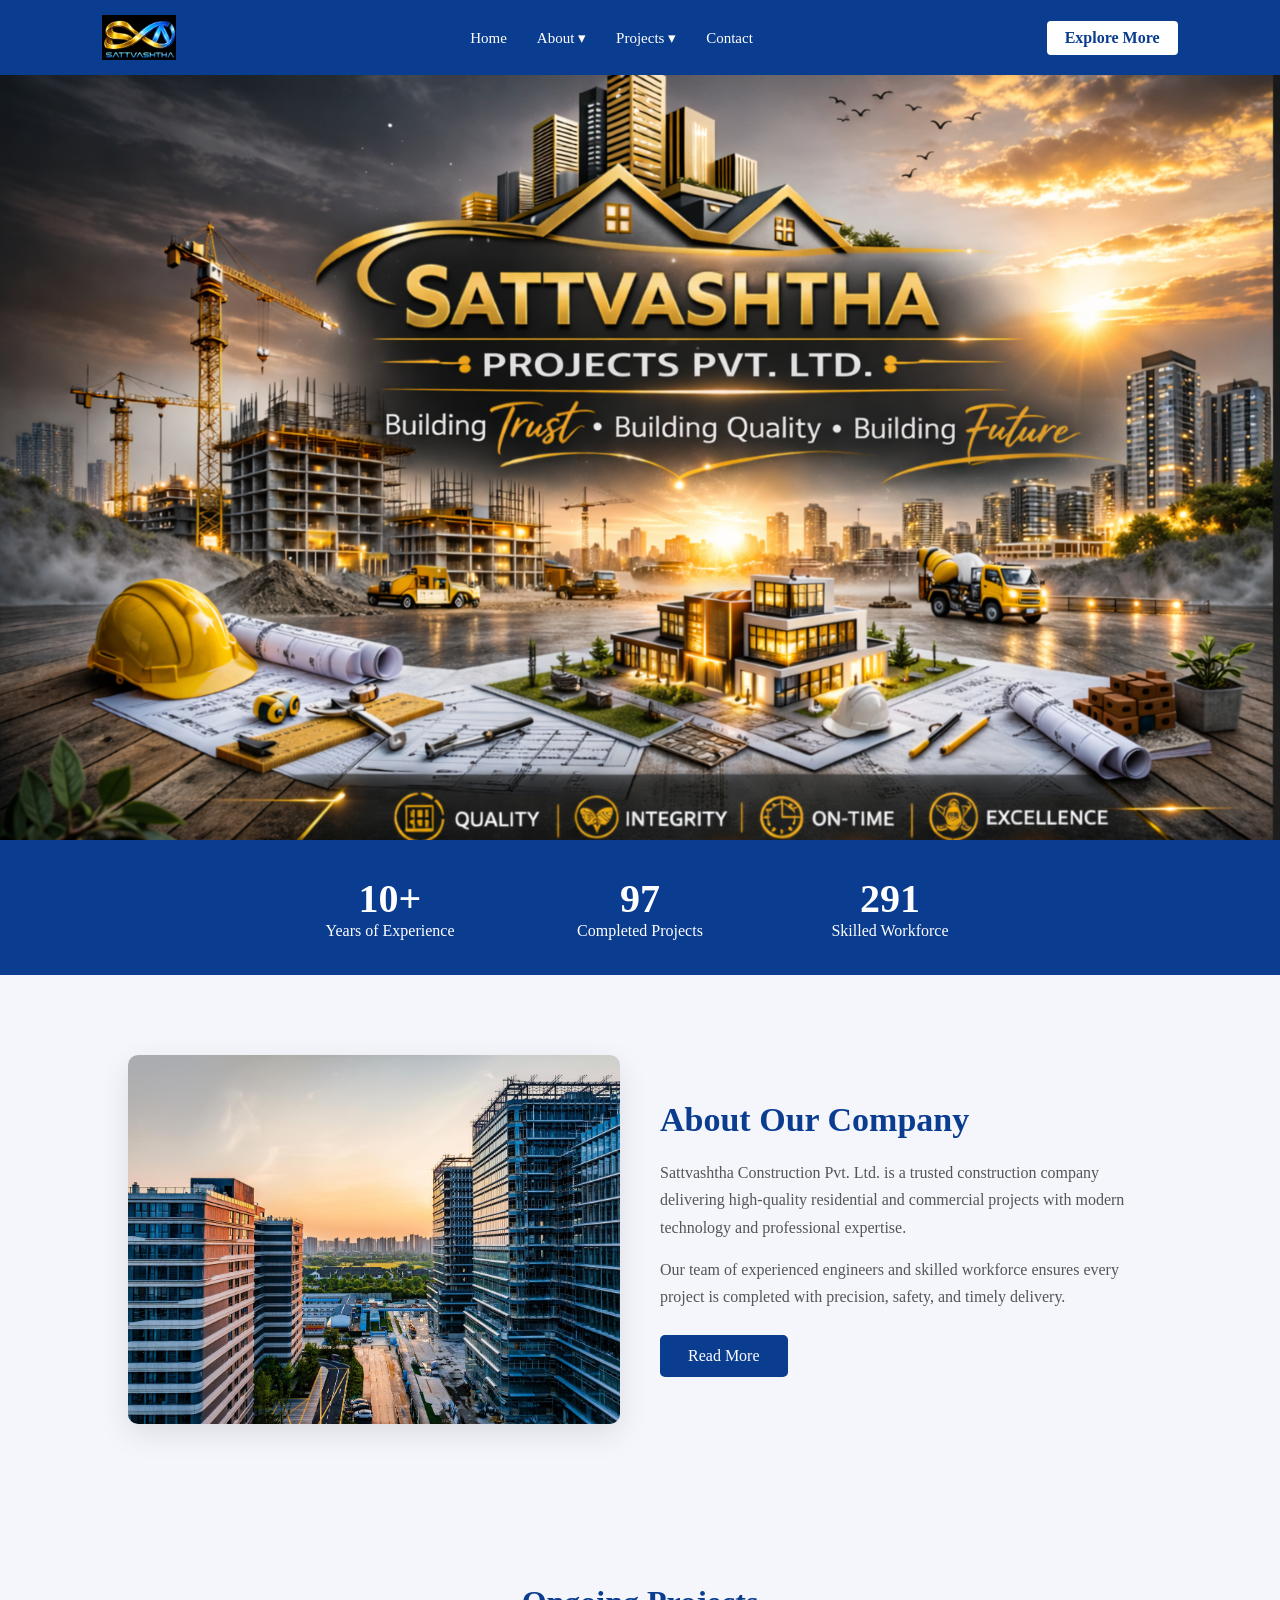
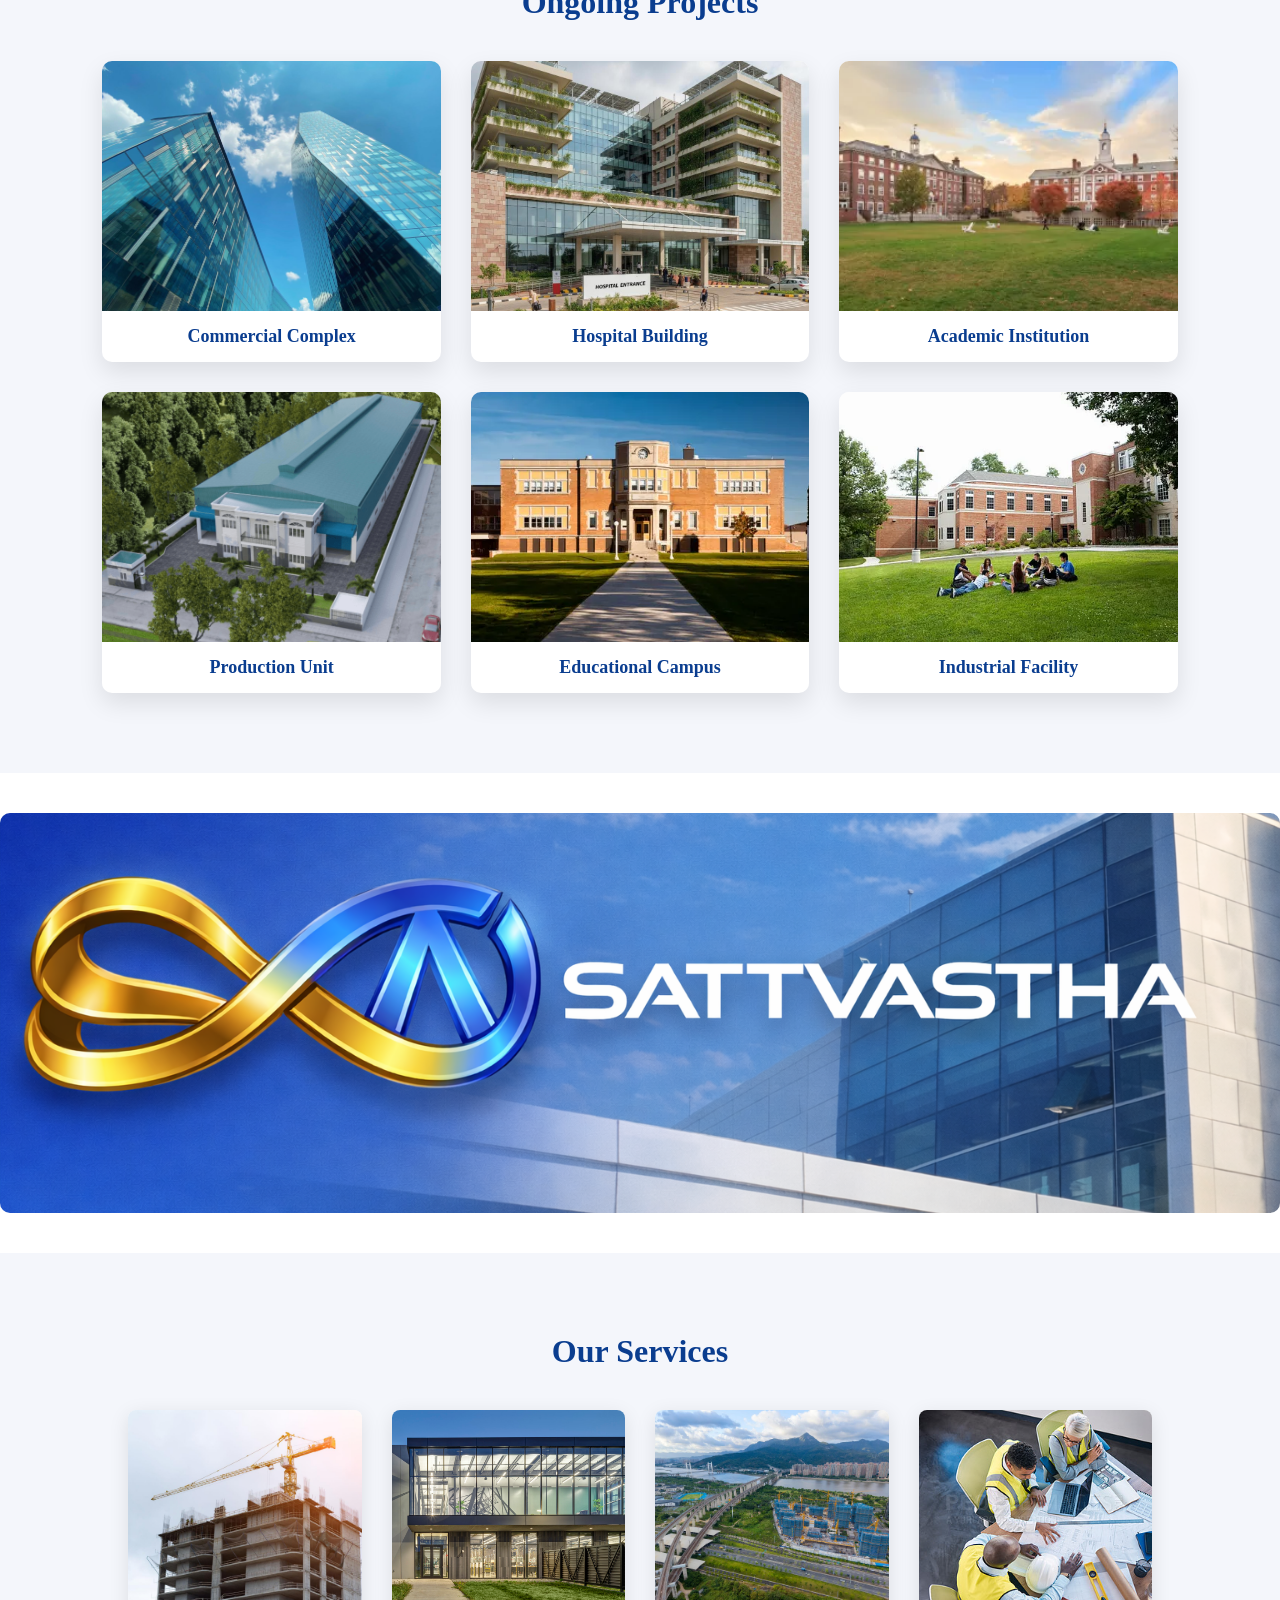
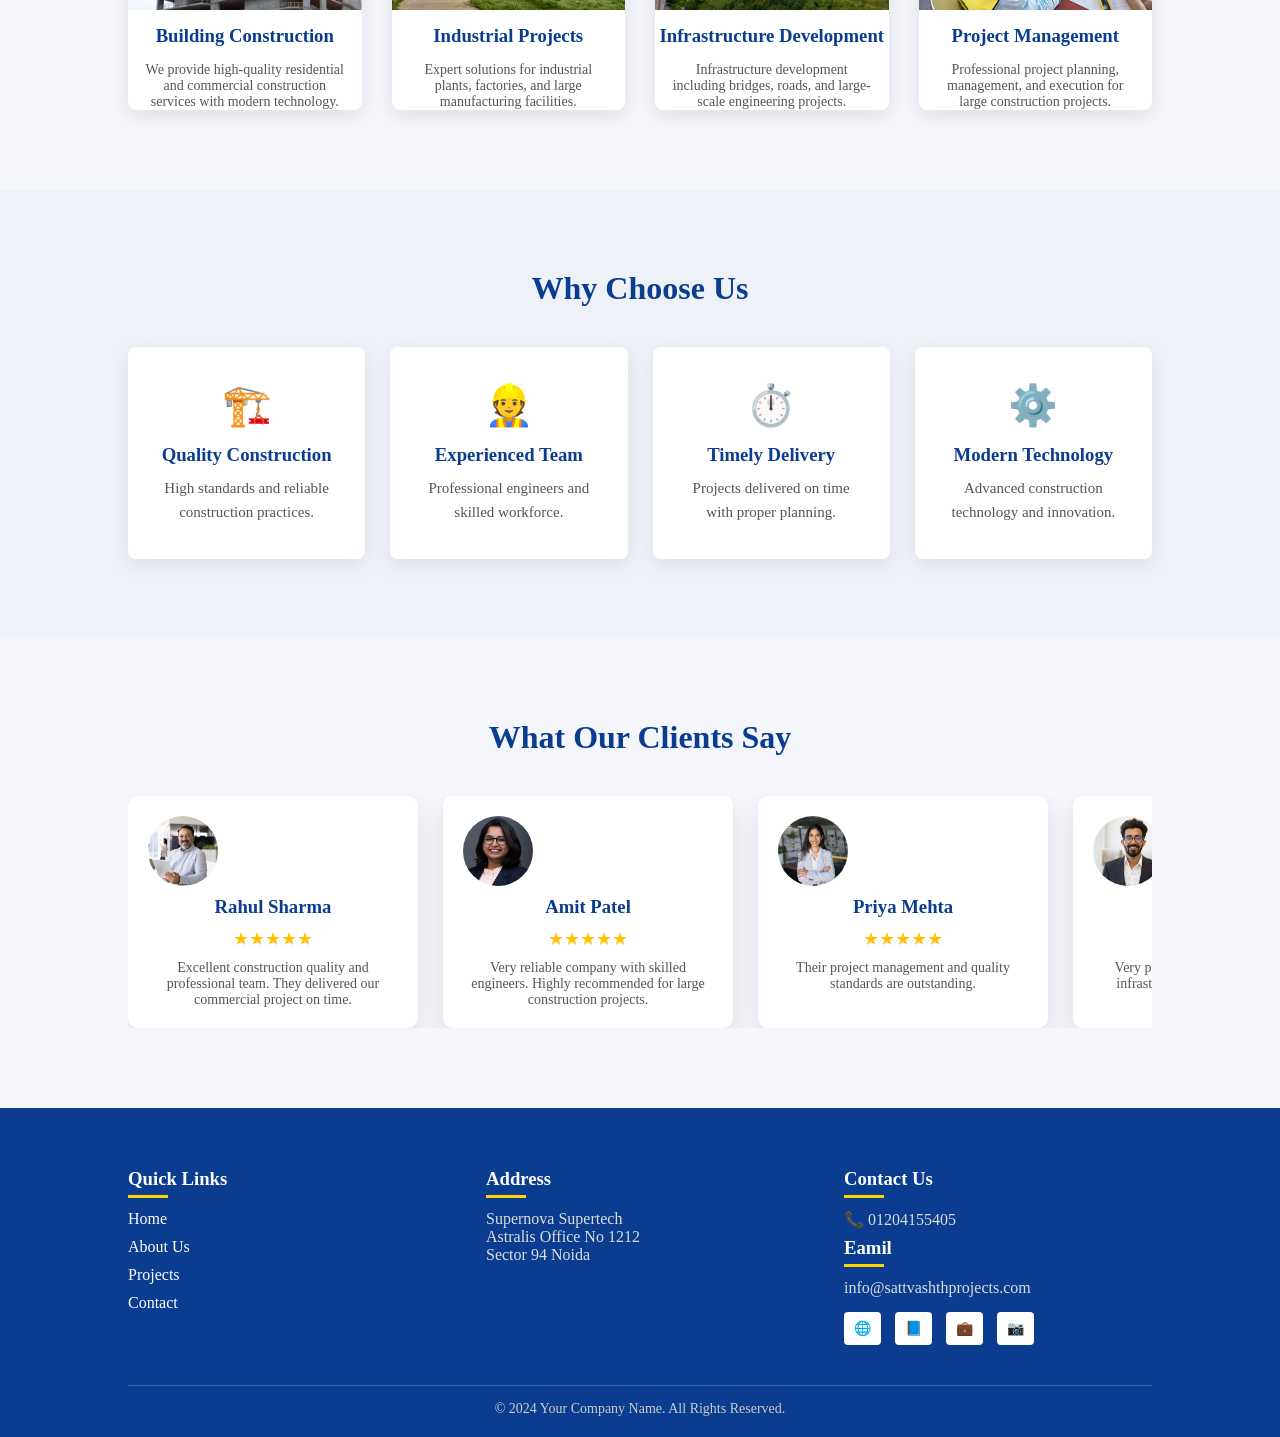
<file: index.html>
<!DOCTYPE html>
<html lang="en">

<head>
<meta charset="UTF-8">
<meta name="viewport" content="width=device-width, initial-scale=1.0">

<title>Construction Website</title>

<link rel="stylesheet" href="/css/style.css">

</head>

<body>

<header>

<nav class="navbar">

<!-- LOGO -->

<div class="logo">
<a href="index.html">
<img src="/assates/images/logo.jpg" alt="Logo">
</a>
</div>

<!-- MOBILE MENU BUTTON -->

<div class="menu-toggle" id="menu-toggle">
☰
</div>

<!-- MENU -->

<ul class="nav-menu" id="nav-menu">

<li><a href="index.html">Home</a></li>

<!-- ABOUT -->

<li class="dropdown">

<a href="#">About ▾</a>

<ul class="dropdown-menu">

<li><a href="/pages/company-profile.html">Company Profile</a></li>


</ul>

</li>

<!-- PROJECTS -->

<li class="dropdown">

<a href="#">Projects ▾</a>

<ul class="dropdown-menu">

<li><a href="/pages/industrial.html">Industrial</a></li>

<li><a href="/pages/institutional.html">Institutional</a></li>

<li><a href="/pages/government.html">Government</a></li>

<li><a href="/pages/government-residential.html">Government Residential</a></li>

<li><a href="/pages/residential.html">Residential</a></li>

</ul>

</li>

<li><a href="/pages/contact.html">Contact</a></li>

</ul>

<a href="/pages/company-profile.html" class="nav-btn">Explore More</a>

</nav>

</header>
<!----------------------------------- HERO SECTION ------------------------------>

<section class="hero">

<div class="hero-content">

</div>

</section>


<!-- STATS -->

<section class="stats">

<div class="stat-box">
<h2 class="counter" data-target="10">0</h2>
<p>Years of Experience</p>
</div>

<div class="stat-box">
<h2 class="counter" data-target="100">0</h2>
<p>Completed Projects</p>
</div>

<div class="stat-box">
<h2 class="counter" data-target="600">0</h2>
<p>Skilled Workforce</p>
</div>

</section>




<!------------------------------ about section  ------------------------------->
<section class="about-company">

<div class="about-container">

<div class="about-image reveal-left">
<img src="/assates/images/about.jpg" alt="Construction Company">
</div>

<div class="about-content reveal-right">
<h2>About Our Company</h2>

<p>
Sattvashtha Construction Pvt. Ltd. is a trusted construction company
delivering high-quality residential and commercial projects with
modern technology and professional expertise.
</p>

<p>
Our team of experienced engineers and skilled workforce ensures
every project is completed with precision, safety, and timely delivery.
</p>

<a href="/pages/company-profile.html" class="about-btn">Read More</a>

</div>

</div>

</section>

<!---------------------------------- PROJECTS------------------------------->

<section class="projects">

<h2 class="section-title">Ongoing Projects</h2>

<div class="project-grid">

<div class="project-card reveal-left">
<img src="/assates/images/project1.jpg" alt="">
<h3>Commercial Complex</h3>
</div>

<div class="project-card reveal-top">
<img src="/assates/images/project2.jpg" alt="">
<h3>Hospital Building</h3>
</div>

<div class="project-card reveal-bottom">
<img src="/assates/images/project3.jpg" alt="">
<h3>Academic Institution</h3>
</div>

<div class="project-card reveal-right">
<img src="/assates/images/project4.jpg" alt="">
<h3>Production Unit</h3>
</div>
<div class="project-card reveal-bottom">
<img src="/assates/images/project5.jpg" alt="">
<h3>Educational Campus</h3>
</div>

<div class="project-card reveal-right">
<img src="/assates/images/project6.jpg" alt="">
<h3>Industrial Facility</h3>
</div>

</div>

</section>



<section class="company-banner">

<div class="banner-img">
<img src="/assates/images/company-banner.jpg" alt="Sattvastha">
</div>

</section>
<!--------------------------------- services-section --------------------------->
<section class="services">

<h2 class="section-title">Our Services</h2>

<div class="services-grid">

<div class="service-card service-left">
<img src="/assates/images/service1.jpg" alt="">
<h3>Building Construction</h3>
<p>
We provide high-quality residential and commercial
construction services with modern technology.
</p>
</div>

<div class="service-card service-top">
<img src="/assates/images/service2.jpg" alt="">
<h3>Industrial Projects</h3>
<p>
Expert solutions for industrial plants,
factories, and large manufacturing facilities.
</p>
</div>

<div class="service-card service-bottom">
<img src="/assates/images/service3.jpg" alt="">
<h3>Infrastructure Development</h3>
<p>
Infrastructure development including bridges,
roads, and large-scale engineering projects.
</p>
</div>

<div class="service-card service-right">
<img src="/assates/images/service4.jpg" alt="">
<h3>Project Management</h3>
<p>
Professional project planning, management,
and execution for large construction projects.
</p>
</div>

</div>

</section>
<!--------------------------------- why-section --------------------------->

<section class="why-section">

<h2 class="section-title">Why Choose Us</h2>

<div class="why-grid">

<div class="why-box">
<div class="why-icon">🏗️</div>
<h3>Quality Construction</h3>
<p>High standards and reliable construction practices.</p>
</div>

<div class="why-box">
<div class="why-icon">👷</div>
<h3>Experienced Team</h3>
<p>Professional engineers and skilled workforce.</p>
</div>

<div class="why-box">
<div class="why-icon">⏱️</div>
<h3>Timely Delivery</h3>
<p>Projects delivered on time with proper planning.</p>
</div>

<div class="why-box">
<div class="why-icon">⚙️</div>
<h3>Modern Technology</h3>
<p>Advanced construction technology and innovation.</p>
</div>

</div>

</section>
<!----------------------------------testimonials section  ---------------------------->

<section class="testimonials">

<h2 class="section-title">What Our Clients Say</h2>

<div class="testimonial-slider">

<div class="testimonial-track">

<!-- CARD 1 -->

<div class="testimonial-card">

<img src="/assates/images/user1.jpg" class="user-img">

<h3>Rahul Sharma</h3>

<div class="stars">★★★★★</div>

<p>
Excellent construction quality and professional team.
They delivered our commercial project on time.
</p>

</div>


<!-- CARD 2 -->

<div class="testimonial-card">

<img src="/assates/images/user2.jpg" class="user-img">

<h3>Amit Patel</h3>

<div class="stars">★★★★★</div>

<p>
Very reliable company with skilled engineers.
Highly recommended for large construction projects.
</p>

</div>


<!-- CARD 3 -->

<div class="testimonial-card">

<img src="/assates/images/user3.jpg" class="user-img">

<h3>Priya Mehta</h3>

<div class="stars">★★★★★</div>

<p>
Their project management and quality standards
are outstanding.
</p>

</div>


<!-- CARD 4 -->

<div class="testimonial-card">

<img src="/assates/images/user4.jpg" class="user-img">

<h3>Vikram Singh</h3>

<div class="stars">★★★★★</div>

<p>
Very professional team and excellent infrastructure
development services.
</p>

</div>


<!-- CARD 1 -->

<div class="testimonial-card">

<img src="/assates/images/user1.jpg" class="user-img">

<h3>Rahul Sharma</h3>

<div class="stars">★★★★★</div>

<p>
Excellent construction quality and professional team.
They delivered our commercial project on time.
</p>

</div>


<!-- CARD 2 -->

<div class="testimonial-card">

<img src="/assates/images/user2.jpg" class="user-img">

<h3>Amit Patel</h3>

<div class="stars">★★★★★</div>

<p>
Very reliable company with skilled engineers.
Highly recommended for large construction projects.
</p>

</div>


<!-- CARD 3 -->

<div class="testimonial-card">

<img src="/assates/images/user3.jpg" class="user-img">

<h3>Priya Mehta</h3>

<div class="stars">★★★★★</div>

<p>
Their project management and quality standards
are outstanding.
</p>

</div>


<!-- CARD 4 -->

<div class="testimonial-card">

<img src="/assates/images/user4.jpg" class="user-img">

<h3>Vikram Singh</h3>

<div class="stars">★★★★★</div>

<p>
Very professional team and excellent infrastructure
development services.
</p>

</div>

</div>

</div>

</section>

<!---------------------------------------- footer section ------------------------------>
<footer class="footer">

<div class="footer-container">

<!-- QUICK LINKS -->

<div class="footer-box">

<h3>Quick Links</h3>

<ul>

<li><a href="/index.html">Home</a></li>
<li><a href="/pages/company-profile.html">About Us</a></li>
<li><a href="/pages/industrial.html">Projects</a></li>
<li><a href="/pages/contact.html">Contact</a></li>

</ul>

</div>


<!-- ADDRESS -->

<div class="footer-box">

<h3>Address</h3>

<p>
Supernova Supertech <br> Astralis Office No 1212
<br>
Sector 94 Noida
</p>

</div>


<!-- CONTACT -->

<div class="footer-box">

<h3>Contact Us</h3>

<p>📞 01204155405</p>


<h3>Eamil</h3>
<p>info@sattvashthprojects.com</p>

<div class="social-icons">

<a href="#">🌐</a>
<a href="#">📘</a>
<a href="#">💼</a>
<a href="#">📷</a>

</div>

</div>

</div>


<div class="footer-bottom">

<p>© 2024 Your Company Name. All Rights Reserved.</p>

</div>

</footer>

<script src="/js/script.js"></script>

</html>
</file>
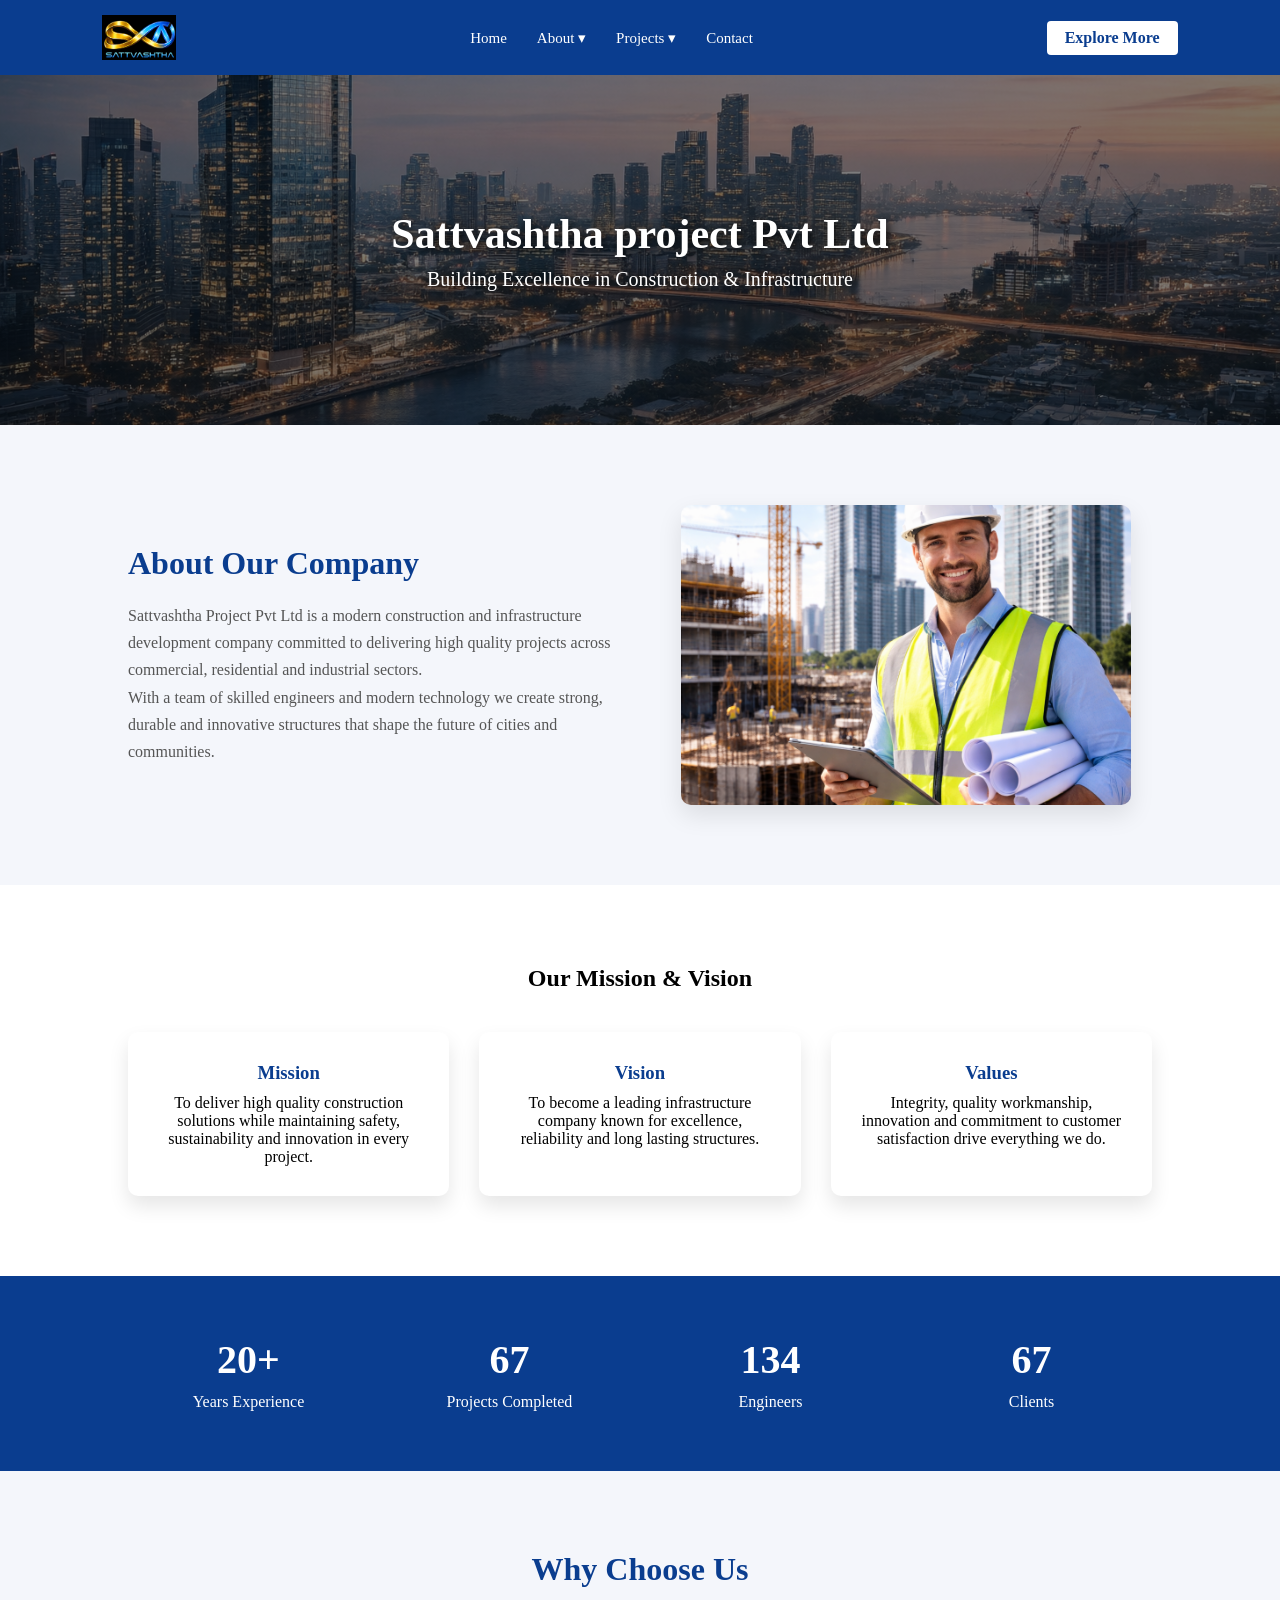
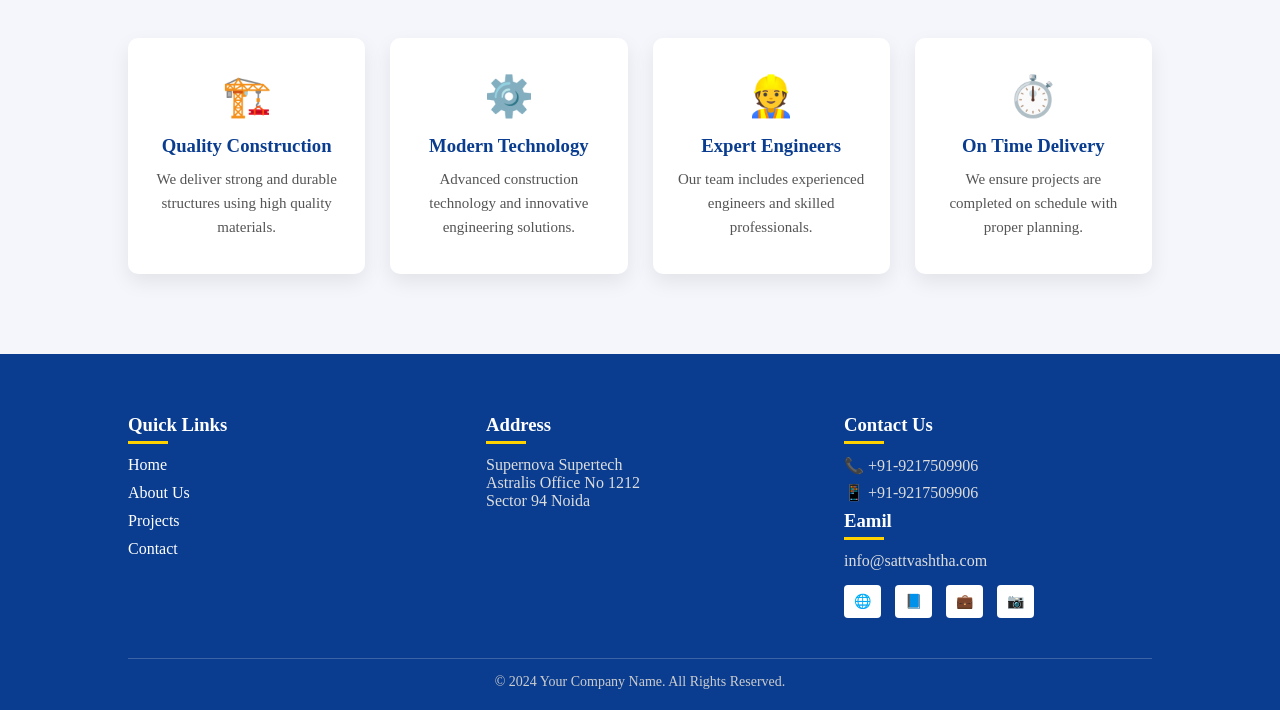
<file: pages/company-profile.html>
<!DOCTYPE html>
<html lang="en">

<head>

<meta charset="UTF-8">
<meta name="viewport" content="width=device-width, initial-scale=1.0">

<title>Company Profile - Sattvastha</title>

<link rel="stylesheet" href="/css/style.css">

</head>

<body>

    <header>

<nav class="navbar">

<!-- LOGO -->

<div class="logo">
<a href="index.html">
<img src="/assates/images/logo.jpg" alt="Logo">
</a>
</div>

<!-- MOBILE MENU BUTTON -->

<div class="menu-toggle" id="menu-toggle">
☰
</div>

<!-- MENU -->

<ul class="nav-menu" id="nav-menu">

<li><a href="/index.html">Home</a></li>

<!-- ABOUT -->

<li class="dropdown">

<a href="#">About ▾</a>

<ul class="dropdown-menu">

<li><a href="/pages/company-profile.html">Company Profile</a></li>

</ul>

</li>

<!-- PROJECTS -->

<li class="dropdown">

<a href="#">Projects ▾</a>

<ul class="dropdown-menu">

<li><a href="/pages/industrial.html">Industrial</a></li>

<li><a href="/pages/institutional.html">Institutional</a></li>

<li><a href="/pages/government.html">Government</a></li>

<li><a href="/pages/government-residential.html">Government Residential</a></li>

<li><a href="/pages/residential.html">Residential</a></li>

</ul>

</li>

<li><a href="/pages/contact.html">Contact</a></li>

</ul>

<a href="#" class="nav-btn">Explore More</a>

</nav>

</header>


<!------------- HERO SECTION ------------->

<section class="profile-hero">

<h1>Sattvashtha project Pvt Ltd</h1>

<p>Building Excellence in Construction & Infrastructure</p>

</section>



<!------------------------------------- ABOUT COMPANY ------------->

<section class="about-company">

<div class="about-container">

<div class="about-text">

<h2>About Our Company</h2>

<p>
Sattvashtha Project Pvt Ltd is a modern construction and infrastructure
development company committed to delivering high quality projects across
commercial, residential and industrial sectors.
</p>

<p>
With a team of skilled engineers and modern technology we create strong,
durable and innovative structures that shape the future of cities and
communities.
</p>

</div>

<div class="about-img">

<img src="/assates/images/about-company.jpg">

</div>

</div>

</section>



<!------------- MISSION VISION VALUES ------------->

<section class="mission-section">

<h2>Our Mission & Vision</h2>

<div class="mission-grid">

<div class="mission-card">

<h3>Mission</h3>

<p>
To deliver high quality construction solutions while maintaining
safety, sustainability and innovation in every project.
</p>

</div>

<div class="mission-card">

<h3>Vision</h3>

<p>
To become a leading infrastructure company known for excellence,
reliability and long lasting structures.
</p>

</div>

<div class="mission-card">

<h3>Values</h3>

<p>
Integrity, quality workmanship, innovation and commitment
to customer satisfaction drive everything we do.
</p>

</div>

</div>

</section>



<!------------- COMPANY STATS ------------->

<section class="company-stats">

<div class="stats-grid">

<div class="stat-box">
<h3 class="counter" data-target="20">0</h3>
<p>Years Experience</p>
</div>

<div class="stat-box">
<h3 class="counter" data-target="150">0</h3>
<p>Projects Completed</p>
</div>

<div class="stat-box">
<h3 class="counter" data-target="300">0</h3>
<p>Engineers</p>
</div>

<div class="stat-box">
<h3 class="counter" data-target="100">0</h3>
<p>Clients</p>
</div>

</div>

</section>


<!------------- WHY CHOOSE US ------------->

<section class="why-us">

<h2 class="why-title">Why Choose Us</h2>

<div class="why-grid">

<div class="why-card">
<div class="why-icon">🏗️</div>
<h3>Quality Construction</h3>
<p>We deliver strong and durable structures using high quality materials.</p>
</div>

<div class="why-card">
<div class="why-icon">⚙️</div>
<h3>Modern Technology</h3>
<p>Advanced construction technology and innovative engineering solutions.</p>
</div>

<div class="why-card">
<div class="why-icon">👷</div>
<h3>Expert Engineers</h3>
<p>Our team includes experienced engineers and skilled professionals.</p>
</div>

<div class="why-card">
<div class="why-icon">⏱️</div>
<h3>On Time Delivery</h3>
<p>We ensure projects are completed on schedule with proper planning.</p>
</div>

</div>

</section>

<!---------------------------------------- footer section ------------------------------>
<footer class="footer">

<div class="footer-container">

<!-- QUICK LINKS -->

<div class="footer-box">

<h3>Quick Links</h3>

<ul>

<li><a href="/index.html">Home</a></li>
<li><a href="/pages/company-profile.html">About Us</a></li>
<li><a href="/pages/industrial.html">Projects</a></li>
<li><a href="/pages/contact.html">Contact</a></li>

</ul>

</div>


<!-- ADDRESS -->

<div class="footer-box">

<h3>Address</h3>

<p>
Supernova Supertech <br> Astralis Office No 1212
<br>
Sector 94 Noida
</p>

</div>


<!-- CONTACT -->

<div class="footer-box">

<h3>Contact Us</h3>

<p>📞 +91-9217509906</p>
<p>📱 +91-9217509906</p>


<h3>Eamil</h3>
<p>info@sattvashtha.com</p>

<div class="social-icons">

<a href="#">🌐</a>
<a href="#">📘</a>
<a href="#">💼</a>
<a href="#">📷</a>

</div>

</div>


</div>


<div class="footer-bottom">

<p>© 2024 Your Company Name. All Rights Reserved.</p>

</div>

</footer>
<script src="/js/script.js"></script>
</body>
</html>
</file>
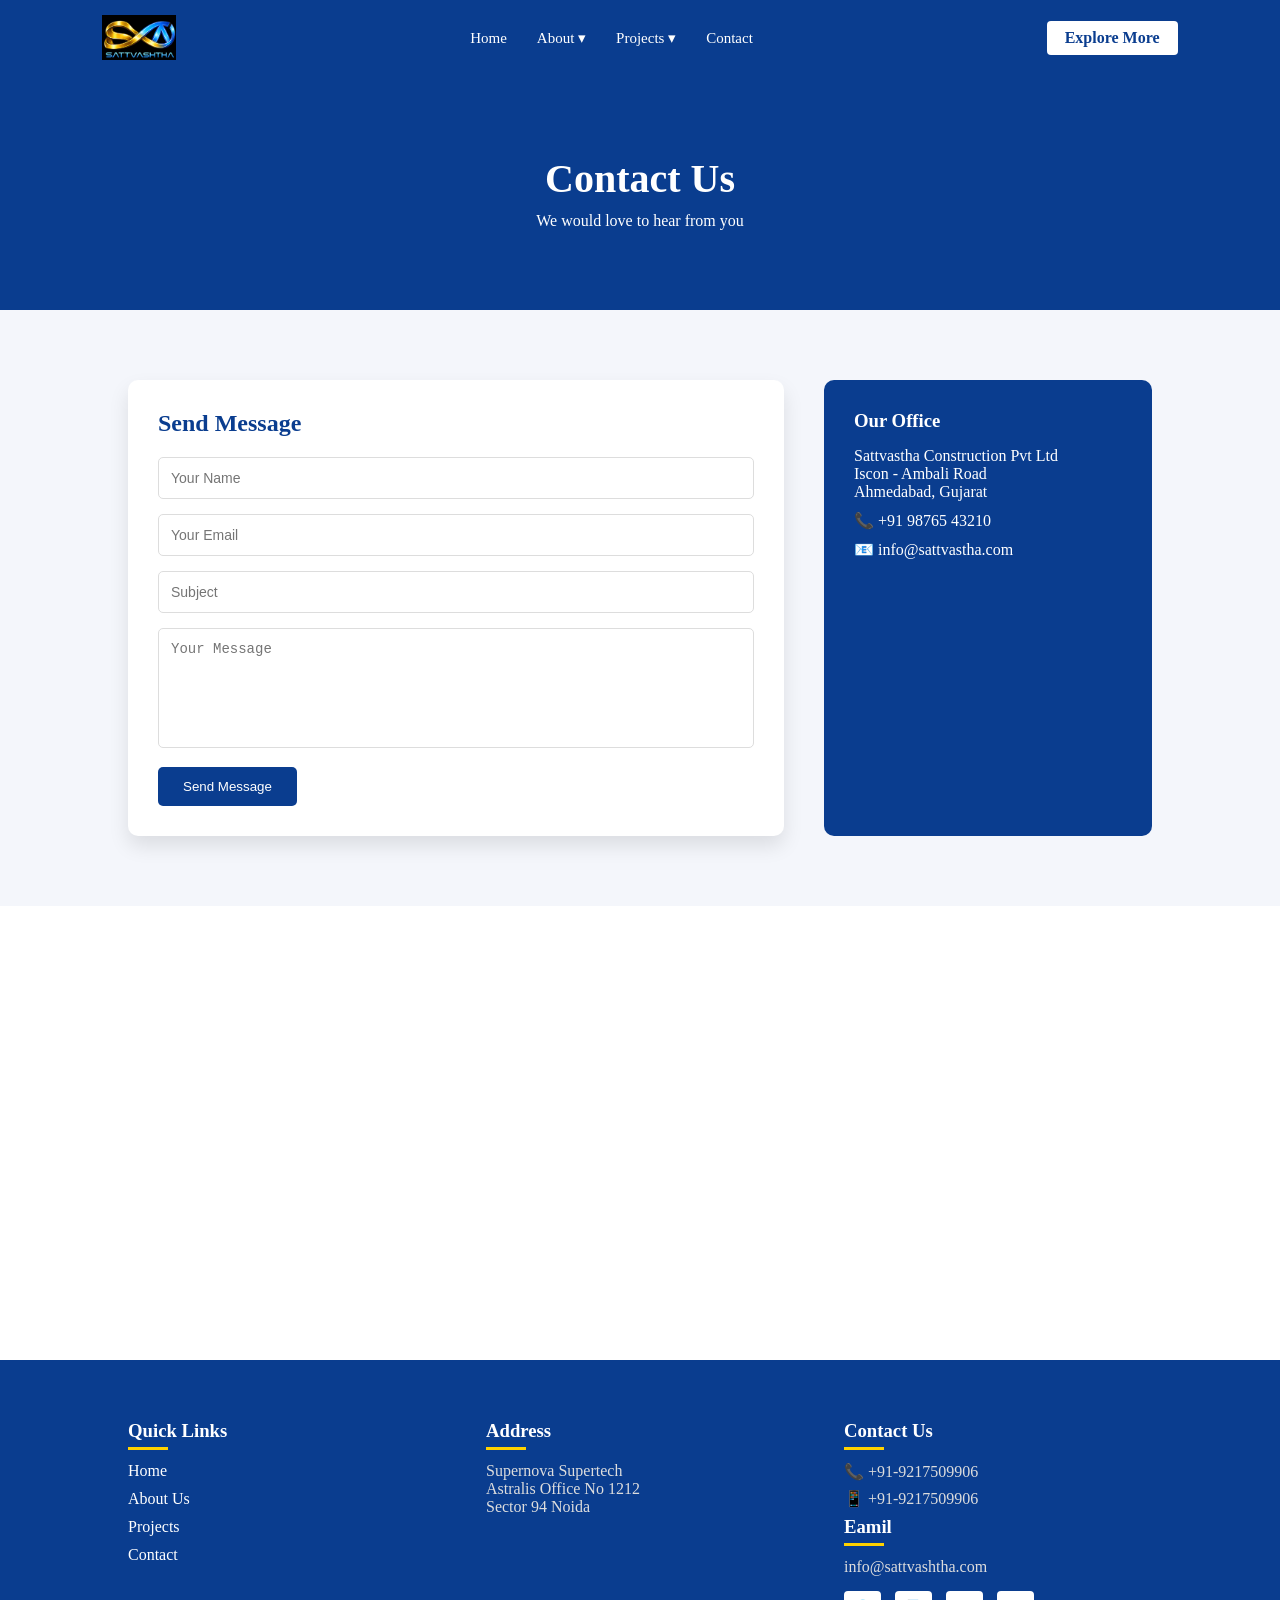
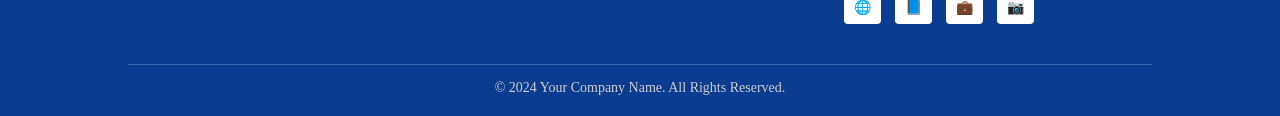
<file: pages/contact.html>
<!DOCTYPE html>
<html lang="en">
<head>
<meta charset="UTF-8">
<meta name="viewport" content="width=device-width, initial-scale=1.0">

<title>Contact Us - Sattvastha</title>

<link rel="stylesheet" href="/css/style.css">

</head>

<body>

<header>

<nav class="navbar">

<!-- LOGO -->

<div class="logo">
<a href="index.html">
<img src="/assates/images/logo.jpg" alt="Logo">
</a>
</div>

<!-- MOBILE MENU BUTTON -->

<div class="menu-toggle" id="menu-toggle">
☰
</div>

<!-- MENU -->

<ul class="nav-menu" id="nav-menu">

<li><a href="/index.html">Home</a></li>

<!-- ABOUT -->

<li class="dropdown">

<a href="#">About ▾</a>

<ul class="dropdown-menu">

<li><a href="/pages/company-profile.html">Company Profile</a></li>

</ul>

</li>

<!-- PROJECTS -->

<li class="dropdown">

<a href="#">Projects ▾</a>

<ul class="dropdown-menu">

<li><a href="/pages/industrial.html">Industrial</a></li>

<li><a href="/pages/institutional.html">Institutional</a></li>

<li><a href="/pages/government.html">Government</a></li>

<li><a href="/pages/government-residential.html">Government Residential</a></li>

<li><a href="/pages/residential.html">Residential</a></li>

</ul>

</li>

<li><a href="/pages/contact.html">Contact</a></li>

</ul>

<a href="#" class="nav-btn">Explore More</a>

</nav>

</header>


<!-- HERO -->

<section class="contact-hero">

<h1>Contact Us</h1>
<p>We would love to hear from you</p>

</section>


<!-- CONTACT SECTION -->

<section class="contact-section">

<div class="contact-container">

<!-- CONTACT FORM -->

<div class="contact-form">

<h2>Send Message</h2>

<form>

<input type="text" placeholder="Your Name" required>

<input type="email" placeholder="Your Email" required>

<input type="text" placeholder="Subject">

<textarea placeholder="Your Message"></textarea>

<button type="submit">Send Message</button>

</form>

</div>


<!-- CONTACT INFO -->

<div class="contact-info">

<h3>Our Office</h3>

<p>
Sattvastha Construction Pvt Ltd<br>
Iscon - Ambali Road<br>
Ahmedabad, Gujarat
</p>

<p>📞 +91 98765 43210</p>
<p>📧 info@sattvastha.com</p>

</div>

</div>

</section>


<!-- GOOGLE MAP -->

<section class="contact-map">

<iframe
src="https://www.google.com/maps?q=Ahmedabad&output=embed"
width="100%"
height="350"
style="border:0;"
allowfullscreen="">
</iframe>

</section>

<!---------------------------------------- footer section ------------------------------>
<footer class="footer">

<div class="footer-container">

<!-- QUICK LINKS -->

<div class="footer-box">

<h3>Quick Links</h3>

<ul>

<li><a href="/index.html">Home</a></li>
<li><a href="/pages/company-profile.html">About Us</a></li>
<li><a href="/pages/industrial.html">Projects</a></li>
<li><a href="/pages/contact.html">Contact</a></li>

</ul>

</div>


<!-- ADDRESS -->

<div class="footer-box">

<h3>Address</h3>

<p>
Supernova Supertech <br> Astralis Office No 1212
<br>
Sector 94 Noida
</p>

</div>


<!-- CONTACT -->

<div class="footer-box">

<h3>Contact Us</h3>

<p>📞 +91-9217509906</p>
<p>📱 +91-9217509906</p>


<h3>Eamil</h3>
<p>info@sattvashtha.com</p>

<div class="social-icons">

<a href="#">🌐</a>
<a href="#">📘</a>
<a href="#">💼</a>
<a href="#">📷</a>

</div>

</div>


</div>


<div class="footer-bottom">

<p>© 2024 Your Company Name. All Rights Reserved.</p>

</div>

</footer>

<script src="/js/script.js"></script>

</body>
</html>
</file>
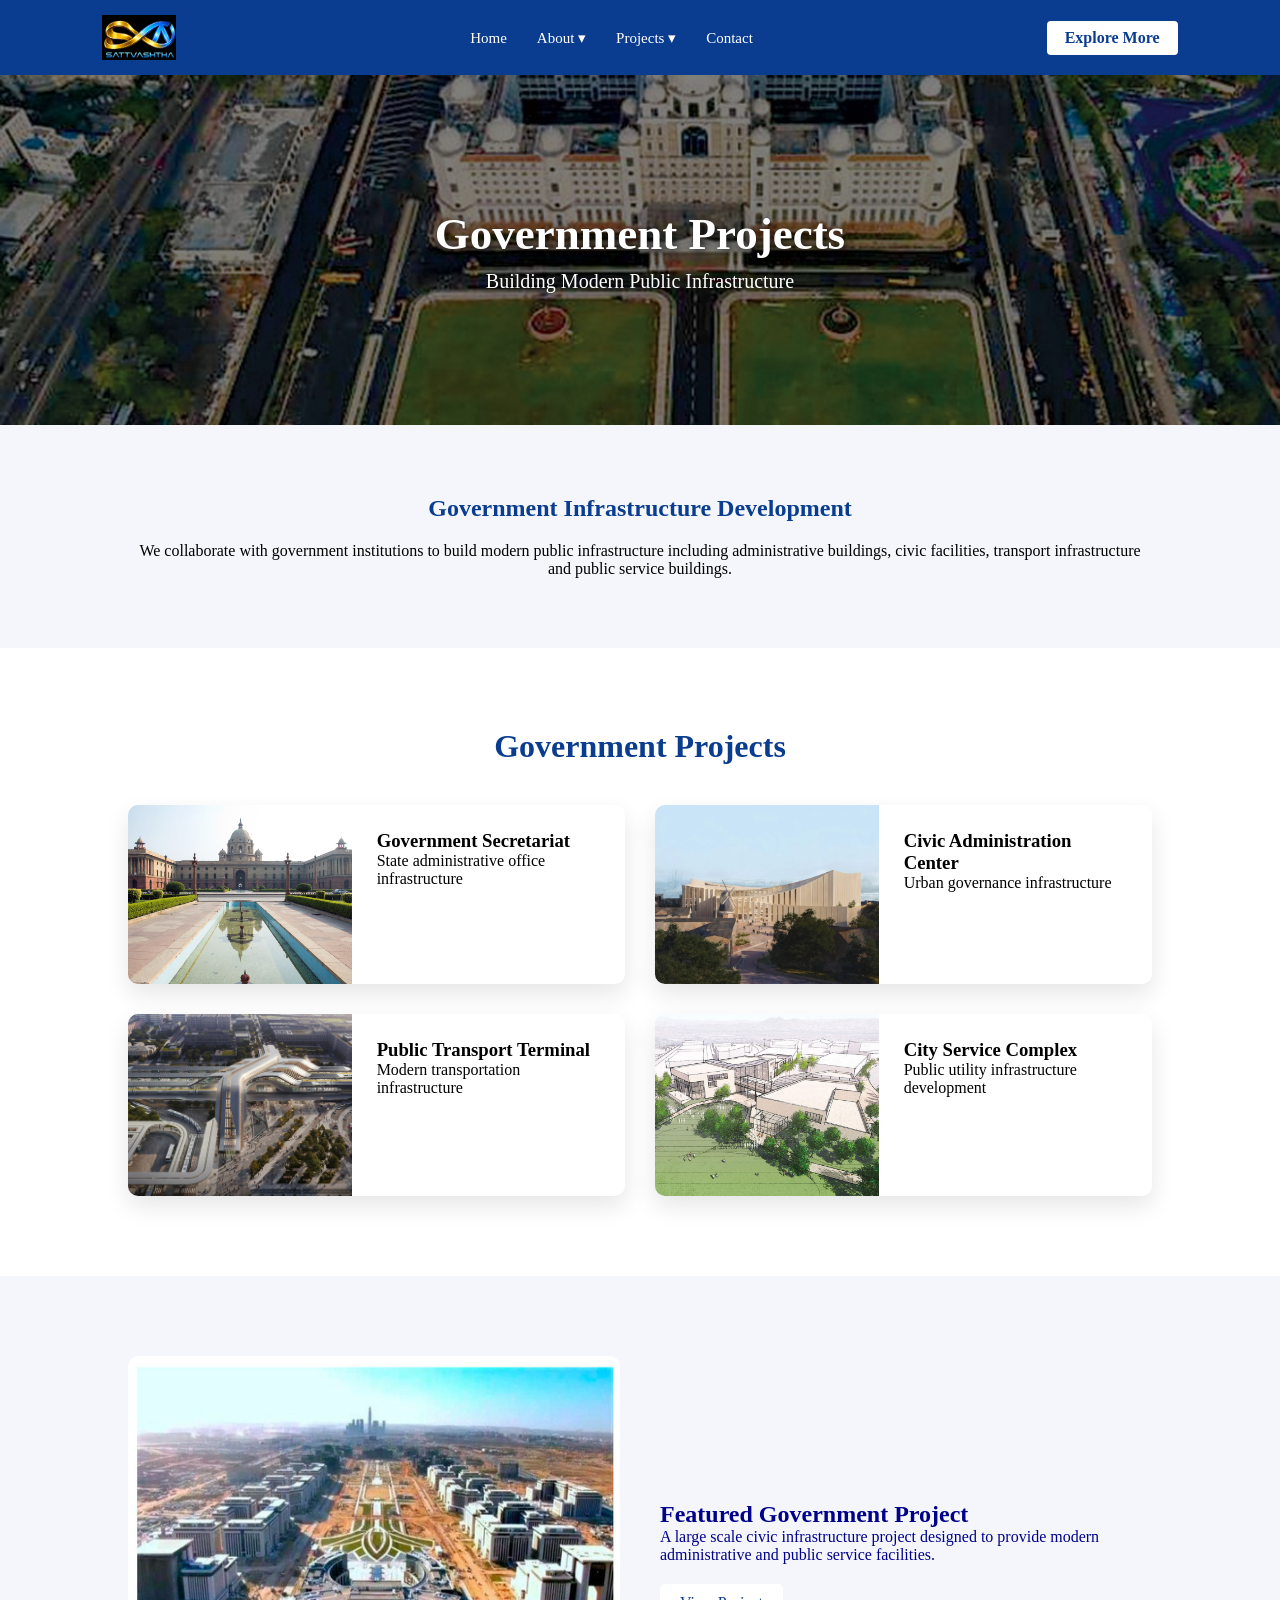
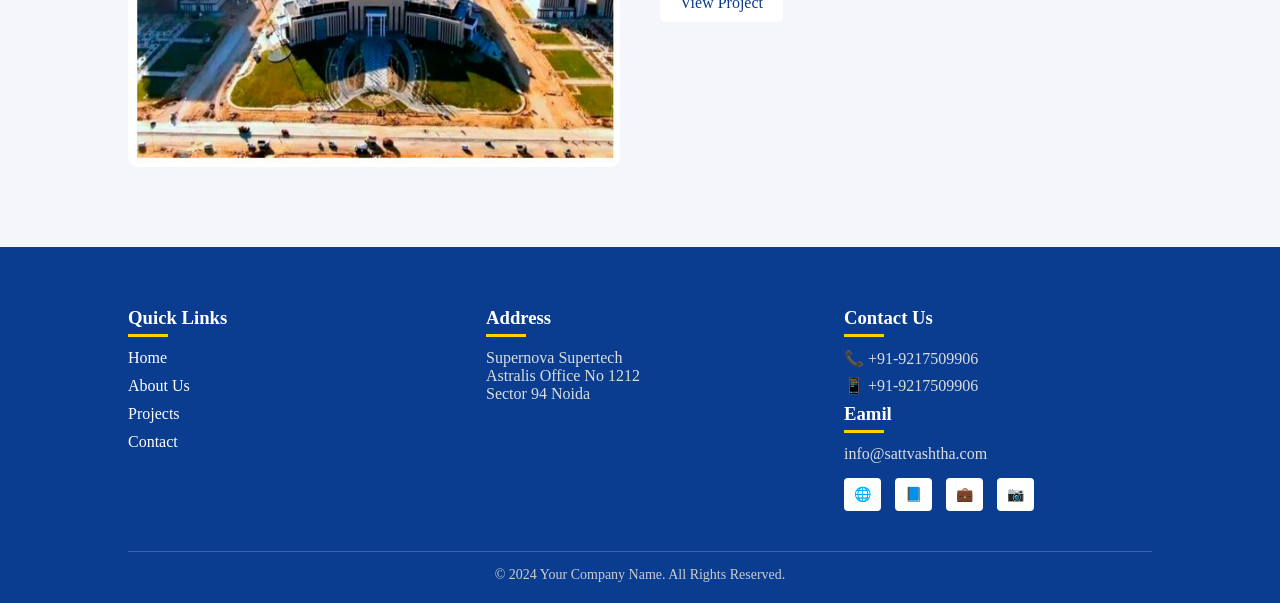
<file: pages/government.html>
<!DOCTYPE html>
<html lang="en">

<head>

<meta charset="UTF-8">
<meta name="viewport" content="width=device-width, initial-scale=1.0">

<title>Government Projects</title>

<link rel="stylesheet" href="/css/style.css">

</head>

<body>
<header>

<nav class="navbar">

<!-- LOGO -->

<div class="logo">
<a href="index.html">
<img src="/assates/images/logo.jpg" alt="Logo">
</a>
</div>

<!-- MOBILE MENU BUTTON -->

<div class="menu-toggle" id="menu-toggle">
☰
</div>

<!-- MENU -->

<ul class="nav-menu" id="nav-menu">

<li><a href="/index.html">Home</a></li>

<!-- ABOUT -->

<li class="dropdown">

<a href="#">About ▾</a>

<ul class="dropdown-menu">

<li><a href="/pages/company-profile.html">Company Profile</a></li>

</ul>

</li>

<!-- PROJECTS -->

<li class="dropdown">

<a href="#">Projects ▾</a>

<ul class="dropdown-menu">

<li><a href="/pages/industrial.html">Industrial</a></li>

<li><a href="/pages/institutional.html">Institutional</a></li>

<li><a href="/pages/government.html">Government</a></li>

<li><a href="/pages/government-residential.html">Government Residential</a></li>

<li><a href="/pages/residential.html">Residential</a></li>

</ul>

</li>

<li><a href="/pages/contact.html">Contact</a></li>

</ul>

<a href="#" class="nav-btn">Explore More</a>

</nav>

</header>

<!-- HERO -->

<section class="gov-hero">

<div class="hero-text">

<h1>Government Projects</h1>

<p>Building Modern Public Infrastructure</p>

</div>

</section>



<!-- INTRO -->

<section class="gov-intro">

<h2>Government Infrastructure Development</h2>

<p>
We collaborate with government institutions to build modern public
infrastructure including administrative buildings, civic facilities,
transport infrastructure and public service buildings.
</p>

</section>



<!-- PROJECT CARDS -->

<section class="gov-projects">

<h2 class="section-title">Government Projects</h2>

<div class="gov-grid">


<div class="gov-card">

<img src="/assates/images/gov1.jpg">

<div class="gov-content">

<h3>Government Secretariat</h3>

<p>State administrative office infrastructure</p>

</div>

</div>



<div class="gov-card">

<img src="/assates/images/gov2.jpg">

<div class="gov-content">

<h3>Civic Administration Center</h3>

<p>Urban governance infrastructure</p>

</div>

</div>



<div class="gov-card">

<img src="/assates/images/gov3.jpg">

<div class="gov-content">

<h3>Public Transport Terminal</h3>

<p>Modern transportation infrastructure</p>

</div>

</div>



<div class="gov-card">

<img src="/assates/images/gov4.jpg">

<div class="gov-content">

<h3>City Service Complex</h3>

<p>Public utility infrastructure development</p>

</div>

</div>



</div>

</section>



<!-- FEATURED PROJECT -->

<section class="gov-feature">

<div class="feature-container">

<div class="feature-img">

<img src="/assates/images/gov-feature.jpg">

</div>

<div class="feature-text">

<h2>Featured Government Project</h2>

<p>
A large scale civic infrastructure project designed to provide
modern administrative and public service facilities.
</p>

<a href="#">View Project</a>

</div>

</div>

</section>

<!---------------------------------------- footer section ------------------------------>
<footer class="footer">

<div class="footer-container">

<!-- QUICK LINKS -->

<div class="footer-box">

<h3>Quick Links</h3>

<ul>

<li><a href="/index.html">Home</a></li>
<li><a href="/pages/company-profile.html">About Us</a></li>
<li><a href="/pages/industrial.html">Projects</a></li>
<li><a href="/pages/contact.html">Contact</a></li>

</ul>

</div>


<!-- ADDRESS -->

<div class="footer-box">

<h3>Address</h3>

<p>
Supernova Supertech <br> Astralis Office No 1212
<br>
Sector 94 Noida
</p>

</div>


<!-- CONTACT -->

<div class="footer-box">

<h3>Contact Us</h3>

<p>📞 +91-9217509906</p>
<p>📱 +91-9217509906</p>


<h3>Eamil</h3>
<p>info@sattvashtha.com</p>

<div class="social-icons">

<a href="#">🌐</a>
<a href="#">📘</a>
<a href="#">💼</a>
<a href="#">📷</a>

</div>

</div>


</div>


<div class="footer-bottom">

<p>© 2024 Your Company Name. All Rights Reserved.</p>

</div>

</footer>

<script src="/js/script.js"></script>


</body>
</html>
</file>
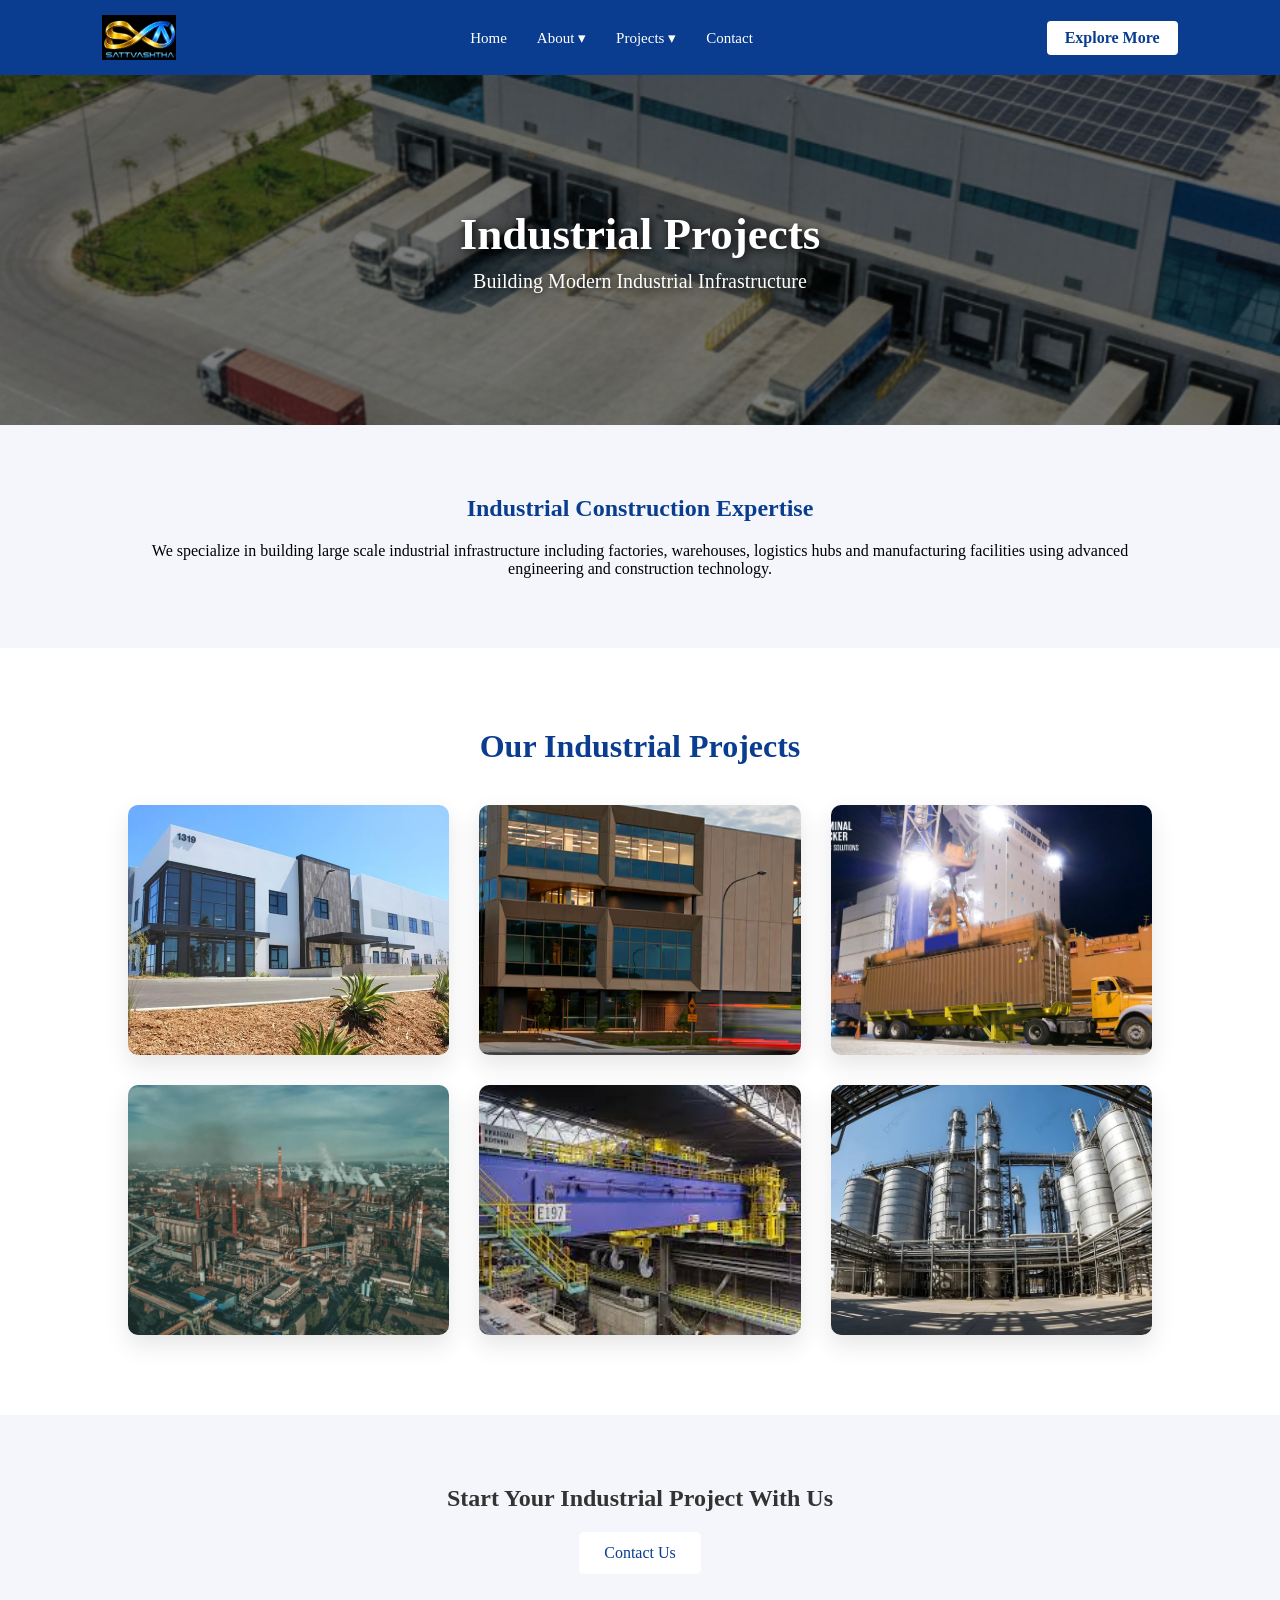
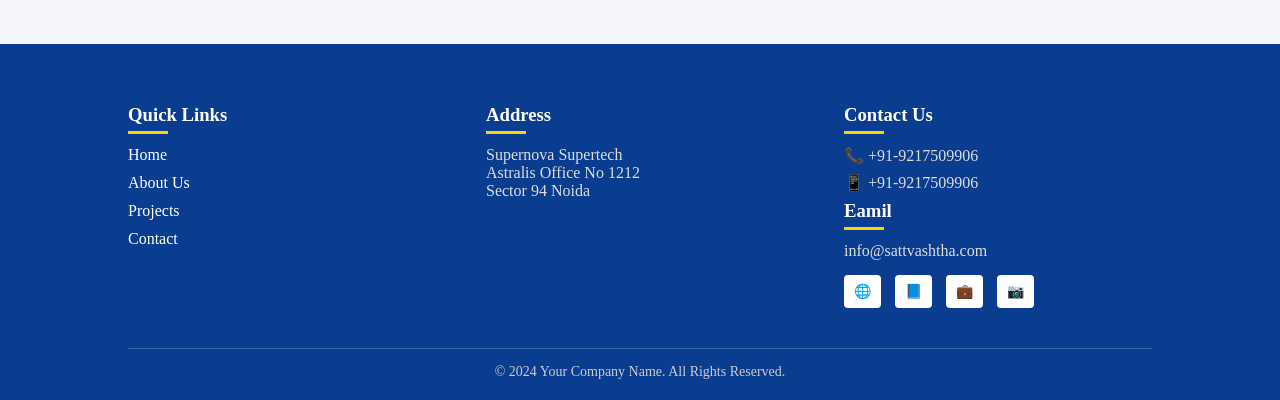
<file: pages/industrial.html>
<!DOCTYPE html>
<html lang="en">

<head>

<meta charset="UTF-8">
<meta name="viewport" content="width=device-width, initial-scale=1.0">

<title>Industrial Projects</title>

<link rel="stylesheet" href="/css/style.css">

</head>

<body>

    <header>

<nav class="navbar">

<!-- LOGO -->

<div class="logo">
<a href="index.html">
<img src="/assates/images/logo.jpg" alt="Logo">
</a>
</div>

<!-- MOBILE MENU BUTTON -->

<div class="menu-toggle" id="menu-toggle">
☰
</div>

<!-- MENU -->

<ul class="nav-menu" id="nav-menu">

<li><a href="/index.html">Home</a></li>

<!-- ABOUT -->

<li class="dropdown">

<a href="#">About ▾</a>

<ul class="dropdown-menu">

<li><a href="/pages/company-profile.html">Company Profile</a></li>

</ul>

</li>

<!-- PROJECTS -->

<li class="dropdown">

<a href="#">Projects ▾</a>

<ul class="dropdown-menu">

<li><a href="/pages/industrial.html">Industrial</a></li>

<li><a href="/pages/institutional.html">Institutional</a></li>

<li><a href="/pages/government.html">Government</a></li>

<li><a href="/pages/government-residential.html">Government Residential</a></li>

<li><a href="/pages/residential.html">Residential</a></li>

</ul>

</li>

<li><a href="/pages/contact.html">Contact</a></li>

</ul>

<a href="#" class="nav-btn">Explore More</a>

</nav>

</header>

<!-- HERO -->

<section class="industrial-hero">

<div class="hero-content">

<h1>Industrial Projects</h1>

<p>Building Modern Industrial Infrastructure</p>

</div>

</section>


<!-- INTRO -->

<section class="industrial-intro">

<h2>Industrial Construction Expertise</h2>

<p>
We specialize in building large scale industrial infrastructure
including factories, warehouses, logistics hubs and manufacturing
facilities using advanced engineering and construction technology.
</p>

</section>


<!-- PROJECT GRID -->

<section class="industrial-projects">

<h2 class="section-title">Our Industrial Projects</h2>

<div class="project-grid">

<!-- CARD -->

<div class="project-card">

<img src="/assates/images/industrial1.jpg">

<div class="project-overlay">

<h3>Manufacturing Plant</h3>

<p>Modern industrial production facility</p>

<a href="#">View Project</a>

</div>

</div>


<div class="project-card">

<img src="/assates/images/industrial2.jpg">

<div class="project-overlay">

<h3>Warehouse Facility</h3>

<p>Large logistics storage infrastructure</p>

<a href="#">View Project</a>

</div>

</div>


<div class="project-card">

<img src="/assates/images/industrial3.jpg">

<div class="project-overlay">

<h3>Logistics Hub</h3>

<p>Smart transportation and storage hub</p>

<a href="#">View Project</a>

</div>

</div>


<div class="project-card">

<img src="/assates/images/industrial4.jpg">

<div class="project-overlay">

<h3>Industrial Factory</h3>

<p>High capacity manufacturing plant</p>

<a href="#">View Project</a>

</div>

</div>


<div class="project-card">

<img src="/assates/images/industrial5.jpg">

<div class="project-overlay">

<h3>Steel Production Plant</h3>

<p>Advanced steel manufacturing complex</p>

<a href="#">View Project</a>

</div>

</div>


<div class="project-card">

<img src="/assates/images/industrial6.jpg">

<div class="project-overlay">

<h3>Industrial Processing Unit</h3>

<p>Large scale processing infrastructure</p>

<a href="#">View Project</a>

</div>

</div>

</div>

</section>


<!-- CTA -->

<section class="industrial-cta">

<h2>Start Your Industrial Project With Us</h2>

<a href="/contact.html">Contact Us</a>

</section>


<!---------------------------------------- footer section ------------------------------>
<footer class="footer">

<div class="footer-container">

<!-- QUICK LINKS -->

<div class="footer-box">

<h3>Quick Links</h3>

<ul>

<li><a href="/index.html">Home</a></li>
<li><a href="/pages/company-profile.html">About Us</a></li>
<li><a href="/pages/industrial.html">Projects</a></li>
<li><a href="/pages/contact.html">Contact</a></li>

</ul>

</div>


<!-- ADDRESS -->

<div class="footer-box">

<h3>Address</h3>

<p>
Supernova Supertech <br> Astralis Office No 1212
<br>
Sector 94 Noida
</p>

</div>


<!-- CONTACT -->

<div class="footer-box">

<h3>Contact Us</h3>

<p>📞 +91-9217509906</p>
<p>📱 +91-9217509906</p>


<h3>Eamil</h3>
<p>info@sattvashtha.com</p>

<div class="social-icons">

<a href="#">🌐</a>
<a href="#">📘</a>
<a href="#">💼</a>
<a href="#">📷</a>

</div>

</div>


</div>


<div class="footer-bottom">

<p>© 2024 Your Company Name. All Rights Reserved.</p>

</div>

</footer>

<script src="/js/script.js"></script>


</body>
</html>
</file>
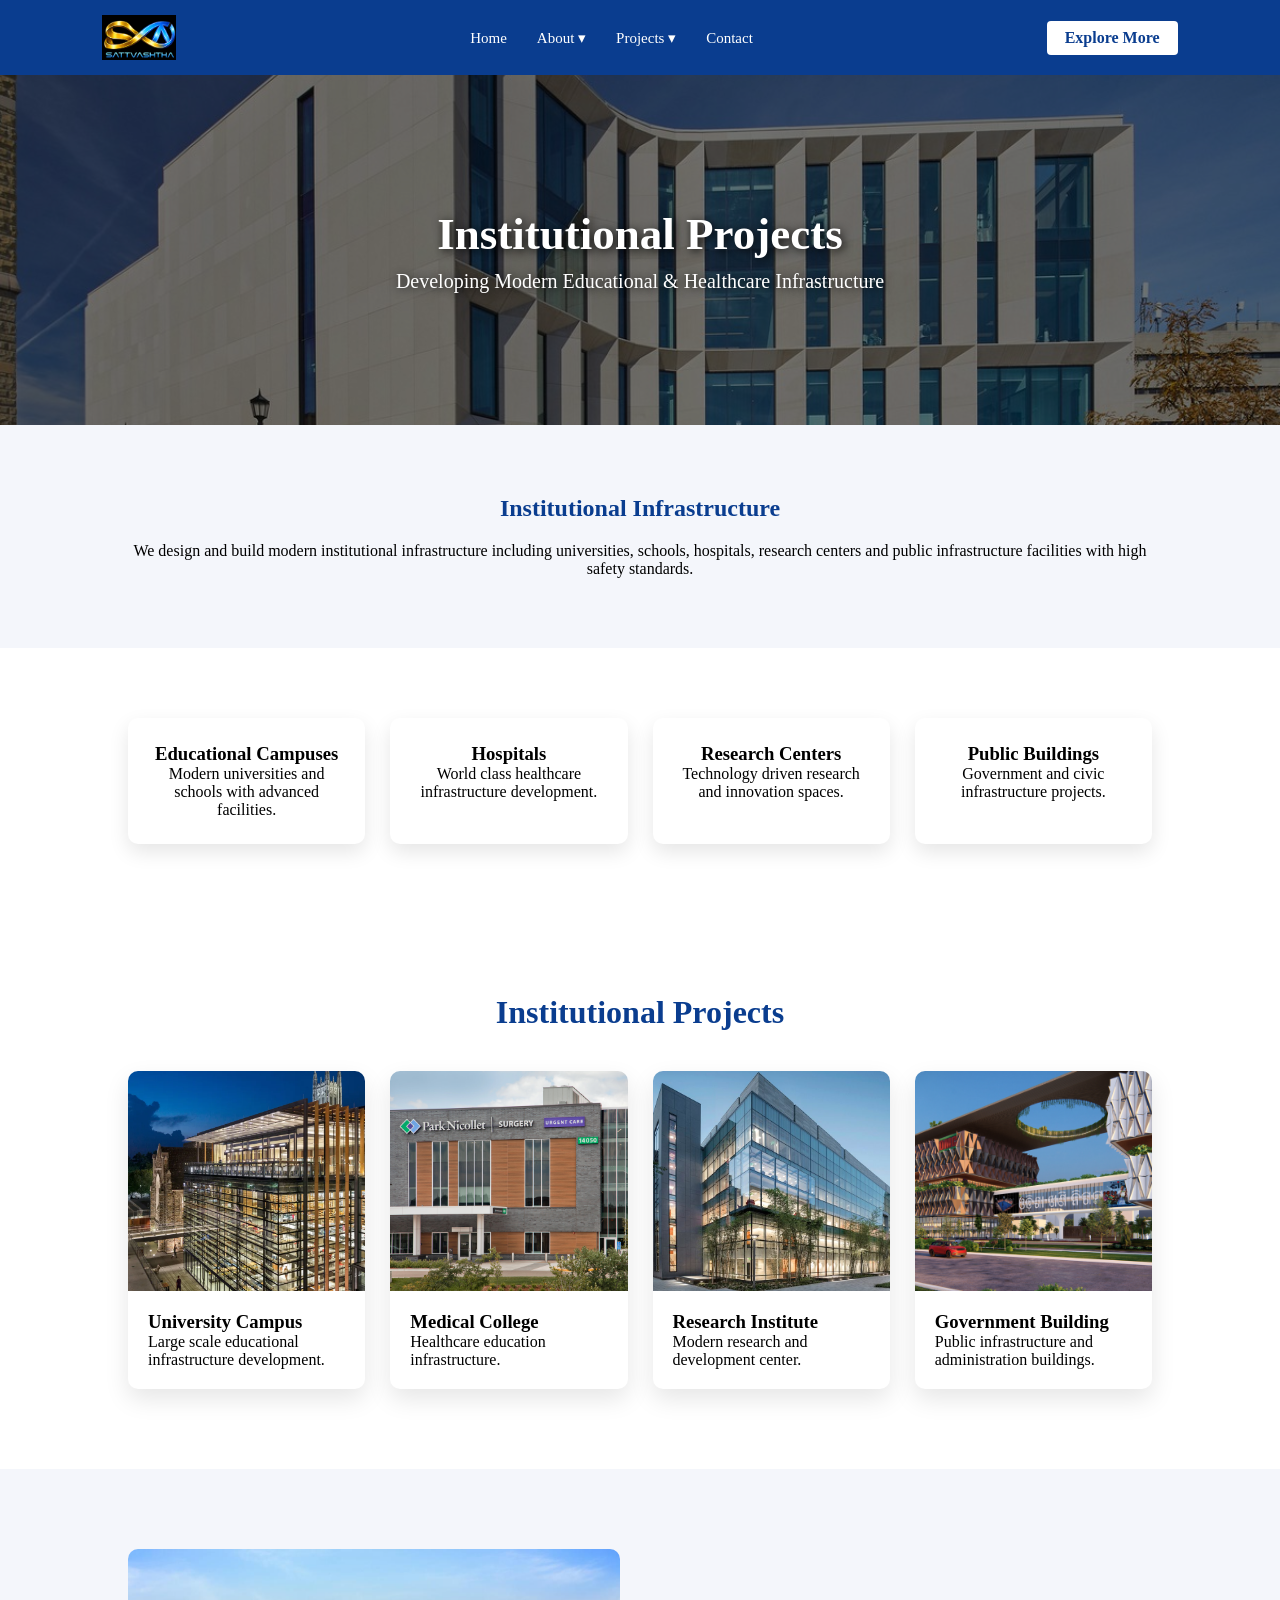
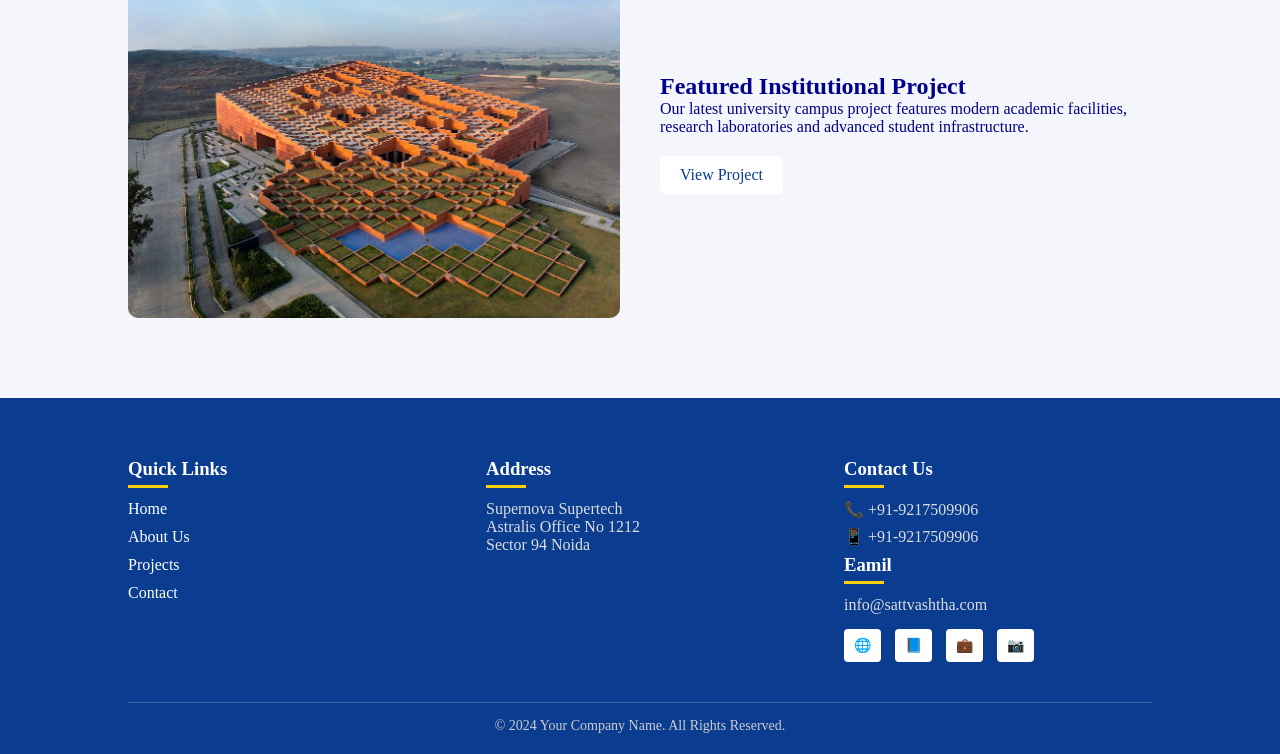
<file: pages/institutional.html>
<!DOCTYPE html>
<html lang="en">

<head>

<meta charset="UTF-8">
<meta name="viewport" content="width=device-width, initial-scale=1.0">

<title>Institutional Projects</title>

<link rel="stylesheet" href="/css/style.css">

</head>

<body>
<header>

<nav class="navbar">

<!-- LOGO -->

<div class="logo">
<a href="index.html">
<img src="/assates/images/logo.jpg" alt="Logo">
</a>
</div>

<!-- MOBILE MENU BUTTON -->

<div class="menu-toggle" id="menu-toggle">
☰
</div>

<!-- MENU -->

<ul class="nav-menu" id="nav-menu">

<li><a href="/index.html">Home</a></li>

<!-- ABOUT -->

<li class="dropdown">

<a href="#">About ▾</a>

<ul class="dropdown-menu">

<li><a href="/pages/company-profile.html">Company Profile</a></li>

</ul>

</li>

<!-- PROJECTS -->

<li class="dropdown">

<a href="#">Projects ▾</a>

<ul class="dropdown-menu">

<li><a href="/pages/industrial.html">Industrial</a></li>

<li><a href="/pages/institutional.html">Institutional</a></li>

<li><a href="/pages/government.html">Government</a></li>

<li><a href="/pages/government-residential.html">Government Residential</a></li>

<li><a href="/pages/residential.html">Residential</a></li>

</ul>

</li>

<li><a href="/pages/contact.html">Contact</a></li>

</ul>

<a href="#" class="nav-btn">Explore More</a>

</nav>

</header>

<!-- HERO -->

<section class="inst-hero">

<div class="hero-text">

<h1>Institutional Projects</h1>

<p>Developing Modern Educational & Healthcare Infrastructure</p>

</div>

</section>



<!-- INTRO -->

<section class="inst-intro">

<h2>Institutional Infrastructure</h2>

<p>
We design and build modern institutional infrastructure including
universities, schools, hospitals, research centers and public
infrastructure facilities with high safety standards.
</p>

</section>



<!-- FEATURES -->

<section class="inst-features">

<div class="feature-grid">

<div class="feature-box">

<h3>Educational Campuses</h3>
<p>Modern universities and schools with advanced facilities.</p>

</div>

<div class="feature-box">

<h3>Hospitals</h3>
<p>World class healthcare infrastructure development.</p>

</div>

<div class="feature-box">

<h3>Research Centers</h3>
<p>Technology driven research and innovation spaces.</p>

</div>

<div class="feature-box">

<h3>Public Buildings</h3>
<p>Government and civic infrastructure projects.</p>

</div>

</div>

</section>



<!-- PROJECT CARDS -->

<section class="inst-projects">

<h2 class="section-title">Institutional Projects</h2>

<div class="inst-grid">


<div class="inst-card">

<img src="/assates/images/inst1.jpg">

<div class="inst-content">

<h3>University Campus</h3>

<p>Large scale educational infrastructure development.</p>

</div>

</div>


<div class="inst-card">

<img src="/assates/images/inst2.jpg">

<div class="inst-content">

<h3>Medical College</h3>

<p>Healthcare education infrastructure.</p>

</div>

</div>


<div class="inst-card">

<img src="/assates/images/inst3.jpg">

<div class="inst-content">

<h3>Research Institute</h3>

<p>Modern research and development center.</p>

</div>

</div>


<div class="inst-card">

<img src="/assates/images/inst4.jpg">

<div class="inst-content">

<h3>Government Building</h3>

<p>Public infrastructure and administration buildings.</p>

</div>

</div>


</div>

</section>



<!-- FEATURED PROJECT -->

<section class="featured-project">

<div class="featured-container">

<div class="featured-img">

<img src="/assates/images/inst-feature.jpg">

</div>

<div class="featured-text">

<h2>Featured Institutional Project</h2>

<p>
Our latest university campus project features modern academic
facilities, research laboratories and advanced student infrastructure.
</p>

<a href="#">View Project</a>

</div>

</div>

</section>


<!---------------------------------------- footer section ------------------------------>
<footer class="footer">

<div class="footer-container">

<!-- QUICK LINKS -->

<div class="footer-box">

<h3>Quick Links</h3>

<ul>

<li><a href="/index.html">Home</a></li>
<li><a href="/pages/company-profile.html">About Us</a></li>
<li><a href="/pages/industrial.html">Projects</a></li>
<li><a href="/pages/contact.html">Contact</a></li>

</ul>

</div>


<!-- ADDRESS -->

<div class="footer-box">

<h3>Address</h3>

<p>
Supernova Supertech <br> Astralis Office No 1212
<br>
Sector 94 Noida
</p>

</div>


<!-- CONTACT -->

<div class="footer-box">

<h3>Contact Us</h3>

<p>📞 +91-9217509906</p>
<p>📱 +91-9217509906</p>


<h3>Eamil</h3>
<p>info@sattvashtha.com</p>

<div class="social-icons">

<a href="#">🌐</a>
<a href="#">📘</a>
<a href="#">💼</a>
<a href="#">📷</a>

</div>

</div>


</div>


<div class="footer-bottom">

<p>© 2024 Your Company Name. All Rights Reserved.</p>

</div>

</footer>

<script src="/js/script.js"></script>




</body>
</html>
</file>
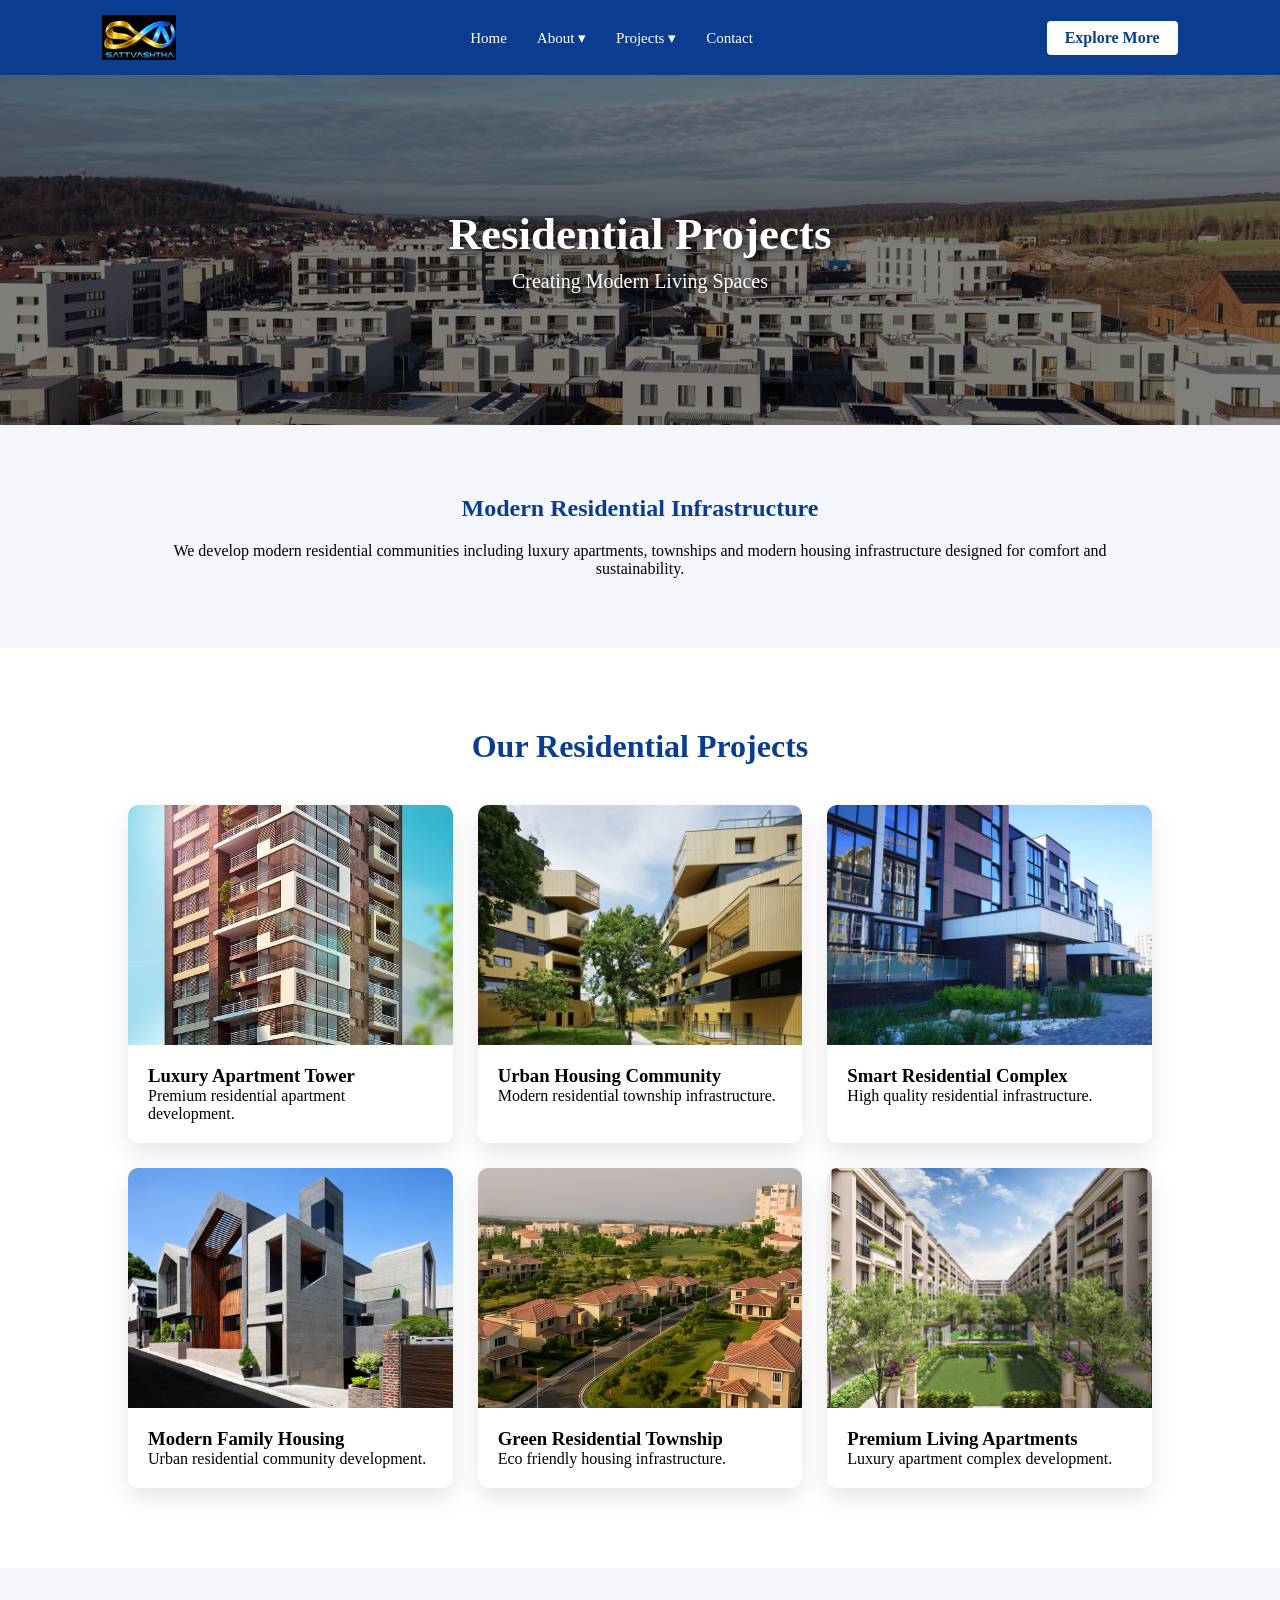
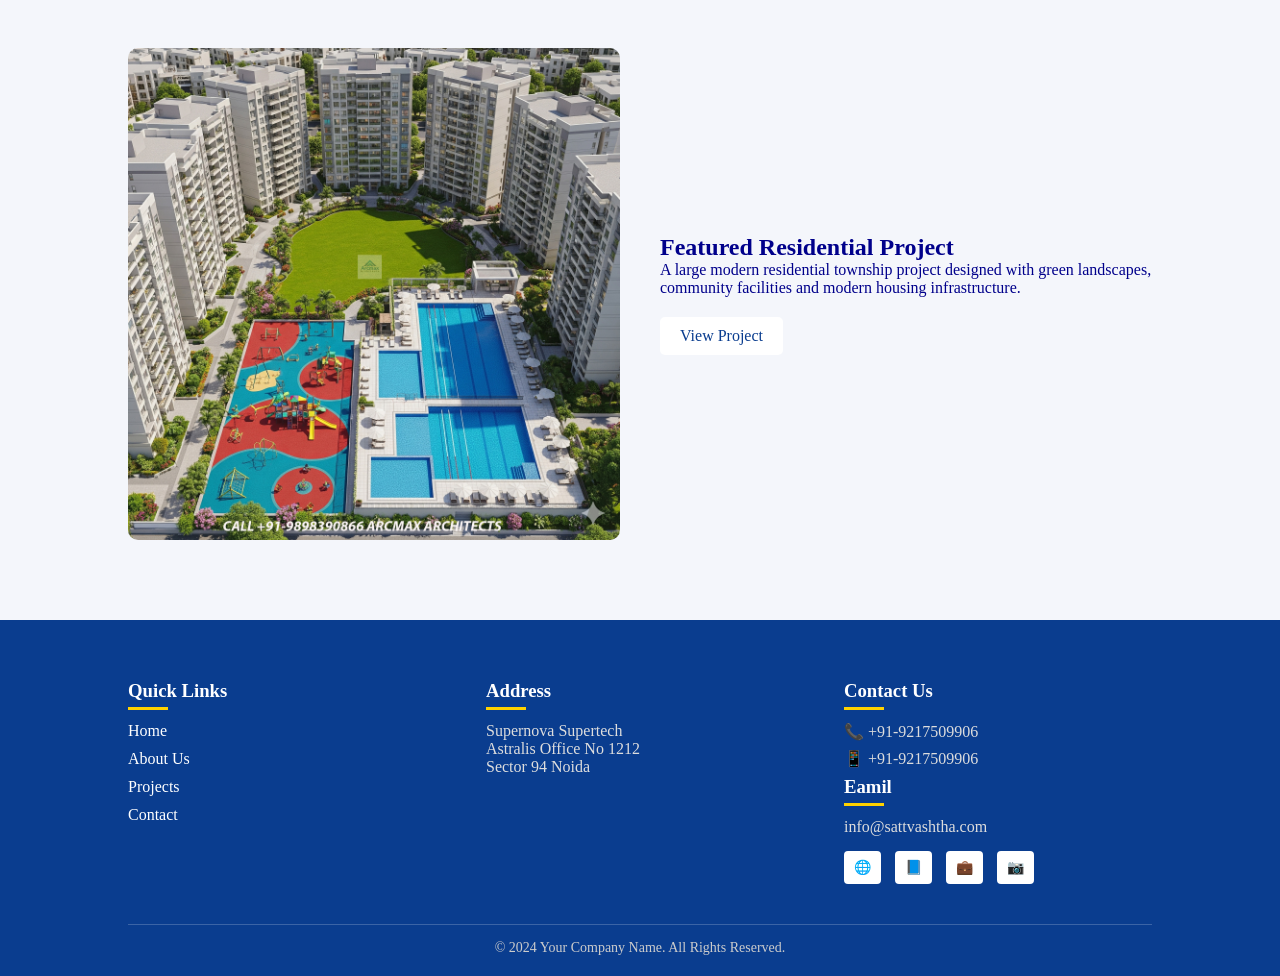
<file: pages/residential.html>
<!DOCTYPE html>
<html lang="en">

<head>

<meta charset="UTF-8">
<meta name="viewport" content="width=device-width, initial-scale=1.0">

<title>Residential Projects</title>

<link rel="stylesheet" href="/css/style.css">

</head>

<body>
<header>

<nav class="navbar">

<!-- LOGO -->

<div class="logo">
<a href="index.html">
<img src="/assates/images/logo.jpg" alt="Logo">
</a>
</div>

<!-- MOBILE MENU BUTTON -->

<div class="menu-toggle" id="menu-toggle">
☰
</div>

<!-- MENU -->

<ul class="nav-menu" id="nav-menu">

<li><a href="/index.html">Home</a></li>

<!-- ABOUT -->

<li class="dropdown">

<a href="#">About ▾</a>

<ul class="dropdown-menu">

<li><a href="/pages/company-profile.html">Company Profile</a></li>

</ul>

</li>

<!-- PROJECTS -->

<li class="dropdown">

<a href="#">Projects ▾</a>

<ul class="dropdown-menu">

<li><a href="/pages/industrial.html">Industrial</a></li>

<li><a href="/pages/institutional.html">Institutional</a></li>

<li><a href="/pages/government.html">Government</a></li>

<li><a href="/pages/government-residential.html">Government Residential</a></li>

<li><a href="/pages/residential.html">Residential</a></li>

</ul>

</li>


<li><a href="/pages/contact.html">Contact</a></li>

</ul>

<a href="#" class="nav-btn">Explore More</a>

</nav>

</header>

<!-- HERO -->

<section class="res-hero">

<div class="hero-text">

<h1>Residential Projects</h1>

<p>Creating Modern Living Spaces</p>

</div>

</section>



<!-- INTRO -->

<section class="res-intro">

<h2>Modern Residential Infrastructure</h2>

<p>
We develop modern residential communities including
luxury apartments, townships and modern housing
infrastructure designed for comfort and sustainability.
</p>

</section>



<!-- PROJECT GRID -->

<section class="res-projects">

<h2 class="section-title">Our Residential Projects</h2>

<div class="res-grid">


<div class="res-card">

<img src="/assates/images/res1.jpg">

<div class="res-info">

<h3>Luxury Apartment Tower</h3>

<p>Premium residential apartment development.</p>

</div>

</div>



<div class="res-card">

<img src="/assates/images/res2.jpg">

<div class="res-info">

<h3>Urban Housing Community</h3>

<p>Modern residential township infrastructure.</p>

</div>

</div>



<div class="res-card">

<img src="/assates/images/res3.jpg">

<div class="res-info">

<h3>Smart Residential Complex</h3>

<p>High quality residential infrastructure.</p>

</div>

</div>



<div class="res-card">

<img src="/assates/images/res4.jpg">

<div class="res-info">

<h3>Modern Family Housing</h3>

<p>Urban residential community development.</p>

</div>

</div>



<div class="res-card">

<img src="/assates/images/res5.jpg">

<div class="res-info">

<h3>Green Residential Township</h3>

<p>Eco friendly housing infrastructure.</p>

</div>

</div>



<div class="res-card">

<img src="/assates/images/res6.jpg">

<div class="res-info">

<h3>Premium Living Apartments</h3>

<p>Luxury apartment complex development.</p>

</div>

</div>


</div>

</section>

<!-- FEATURED -->

<section class="res-feature">

<div class="feature-container">

<div class="feature-img">

<img src="/assates/images/res-feature.jpg">

</div>

<div class="feature-text">

<h2>Featured Residential Project</h2>

<p>
A large modern residential township project designed
with green landscapes, community facilities and
modern housing infrastructure.
</p>

<a href="#">View Project</a>

</div>

</div>

</section>

<!---------------------------------------- footer section ------------------------------>
<footer class="footer">

<div class="footer-container">

<!-- QUICK LINKS -->

<div class="footer-box">

<h3>Quick Links</h3>

<ul>

<li><a href="/index.html">Home</a></li>
<li><a href="/pages/company-profile.html">About Us</a></li>
<li><a href="/pages/industrial.html">Projects</a></li>
<li><a href="/pages/contact.html">Contact</a></li>

</ul>

</div>


<!-- ADDRESS -->

<div class="footer-box">

<h3>Address</h3>

<p>
Supernova Supertech <br> Astralis Office No 1212
<br>
Sector 94 Noida
</p>

</div>


<!-- CONTACT -->

<div class="footer-box">

<h3>Contact Us</h3>

<p>📞 +91-9217509906</p>
<p>📱 +91-9217509906</p>


<h3>Eamil</h3>
<p>info@sattvashtha.com</p>

<div class="social-icons">

<a href="#">🌐</a>
<a href="#">📘</a>
<a href="#">💼</a>
<a href="#">📷</a>

</div>

</div>


</div>


<div class="footer-bottom">

<p>© 2024 Your Company Name. All Rights Reserved.</p>

</div>

</footer>

<script src="/js/script.js"></script>

</body>
</html>
</file>
<file: css/style.css>
*{
margin:0;
padding:0;
box-sizing:border-box;
}

html,body{
width:100%;
overflow-x:hidden;
}

body{
padding-top:75px;
}
/* NAVBAR */

img{
max-width:100%;
height:auto;
display:block;
}


.navbar{
position:fixed;
top:0;
left:0;
width:100%;
display:flex;
justify-content:space-between;
align-items:center;
padding:15px 8%;
background:#0a3d8f;
z-index:1000;
}

/* LOGO */

.logo img{
height:45px;
}

/* MENU */

.nav-menu{
list-style:none;
display:flex;
gap:30px;
}

.nav-menu li{
position:relative;
}

.nav-menu a{
text-decoration:none;
color:white;
font-size:15px;
}

.nav-menu a:hover{
color:#ffd200;
}

/* BUTTON */

.nav-btn{
background:white;
color:#0a3d8f;
padding:8px 18px;
border-radius:4px;
text-decoration:none;
font-weight:600;
}

.nav-btn:hover{
background:#ffd200;
}

/* DROPDOWN */

.dropdown-menu{
display:none;
position:absolute;
top:100%;
left:0;
background:#f5f5f5;
width:220px;
padding:0;
margin:0;
list-style:none;
border-radius:4px;
box-shadow:0 5px 15px rgba(0,0,0,0.15);
overflow:hidden;
}

.dropdown-menu li{
padding:0;
}

.dropdown-menu a{
display:block;
padding:10px 15px;
color:#555;
font-size:14px;
}

.dropdown-menu a:hover{
background:#0a3d8f;
color:#fff;
}

.dropdown:hover .dropdown-menu{
display:block;
}

/* MOBILE MENU BUTTON */

.menu-toggle{
display:none;
font-size:28px;
color:white;
cursor:pointer;
}

/* MOBILE */

@media (max-width:900px){

.navbar{
padding:15px 20px;
}

.menu-toggle{
display:block;
}

.nav-menu{
position:absolute;
top:70px;
left:0;
width:100%;
background:#0a3d8f;
flex-direction:column;
display:none;
}

.nav-menu li{
padding:15px;
}

.nav-menu.active{
display:flex;
}

.dropdown-menu{
position:static;
background:#1a4fb3;
}

.dropdown-menu li{
border:none;
}

.dropdown-menu a{
color:white;
}

.nav-btn{
display:none;
}

}

/*--------------------------------- HERO -----------------------------*/

.hero{
height:85vh;
background:url("/assates/images/hero.jpg") center/cover no-repeat;
display:flex;
align-items:center;
padding:80px;
color:white;
width:100%;
overflow:hidden;
}

/* TABLET */

@media(max-width:900px){

.hero{
padding:40px;
height:70vh;
}

}

/* MOBILE */

@media(max-width:600px){

.hero{
padding:25px;
height:60vh;
text-align:center;
}

}



/* STATS */

.stats{
display:flex;
justify-content:center;
gap:100px;
background:#0a3d8f;
color:white;
padding:35px;
text-align:center;
flex-wrap:wrap;
}

.stat-box{
min-width:150px;
}

.stat-box h2{
font-size:40px;
}

/* TABLET */

@media(max-width:992px){

.stats{
gap:50px;
padding:30px 20px;
}

.stat-box h2{
font-size:34px;
}

}

/* MOBILE */

@media(max-width:600px){

.stats{
flex-direction:column;
gap:25px;
}

.stat-box h2{
font-size:30px;
}

.stat-box p{
font-size:14px;
}

}


/* ================= ------------------PROJECT SECTION ================= */

.projects{
padding:80px 8%;
background:#f4f6fb;
text-align:center;
}

.section-title{
font-size:32px;
color:#0a3d8f;
margin-bottom:50px;
font-weight:600;
}


/* ================= PROJECT GRID ================= */

.project-grid{
display:grid;
grid-template-columns:repeat(4,1fr);
gap:25px;
max-width:1200px;
margin:auto;
}


/* ================= PROJECT CARD ================= */

.project-card{
background:white;
border-radius:12px;
overflow:hidden;
box-shadow:0 8px 20px rgba(0,0,0,0.1);
transition:0.3s;
}

.project-card:hover{
transform:translateY(-8px);
box-shadow:0 12px 30px rgba(0,0,0,0.15);
}


/* ================= IMAGE ================= */

.project-card img{
width:100%;
height:220px;
object-fit:cover;
display:block;
}


/* ================= TITLE ================= */

.project-card h3{
padding:15px;
font-size:18px;
color:#0a3d8f;
text-align:center;
}


/* ================= COMPANY BANNER ================= */

.company-banner{
width:100%;
margin-top:40px;
}

.banner-img img{
width:100%;
display:block;
}


/* ================= TABLET RESPONSIVE ================= */

@media(max-width:992px){

.project-grid{
grid-template-columns:repeat(2,1fr);
}

.section-title{
font-size:28px;
}

}


/* ANIMATION START */

.reveal-left{
transform:translateX(-120px);
opacity:0;
transition:1s;
}

.reveal-right{
transform:translateX(120px);
opacity:0;
transition:1s;
}

.reveal-top{
transform:translateY(-120px);
opacity:0;
transition:1s;
}

.reveal-bottom{
transform:translateY(120px);
opacity:0;
transition:1s;
}

/* WHEN ACTIVE */

.reveal-active{
transform:translate(0);
opacity:1;
}



/* TABLET */
/* ================= TABLET RESPONSIVE ================= */

@media(max-width:992px){

.project-grid{
grid-template-columns:repeat(2,1fr);
}

.section-title{
font-size:28px;
}

}


/* ================= MOBILE RESPONSIVE ================= */

@media(max-width:600px){

.project-grid{
grid-template-columns:1fr;
}

.section-title{
font-size:24px;
}

}



/*------------------------------------- COMPANY BANNER ---------------------*/

.company-banner{
width:100%;
margin:40px 0;
}

.banner-img{
width:100%;
height:400px;        /* यहाँ height control होगी */
overflow:hidden;
border-radius:10px;
}

.banner-img img{
width:100%;
height:100%;
object-fit:cover;
display:block;
}


/*------------------------about section----------------------------*/
.about-company{
padding:80px 10%;
background:#f4f6fb;
overflow:hidden;
}

.about-container{
display:flex;
align-items:center;
gap:60px;
}

/* IMAGE */

.about-image{
flex:1;
}

.about-image img{
width:100%;
border-radius:10px;
box-shadow:0 10px 30px rgba(0,0,0,0.1);
}

/* CONTENT */

.about-content{
flex:1;
}

.about-content h2{
font-size:34px;
color:#0a3d8f;
margin-bottom:20px;
}

.about-content p{
line-height:1.7;
margin-bottom:15px;
color:#555;
}

/* BUTTON */

.about-btn{
display:inline-block;
background:#0a3d8f;
color:white;
padding:12px 28px;
text-decoration:none;
border-radius:5px;
margin-top:10px;
transition:0.3s;
}

.about-btn:hover{
background:#072c67;
}

/* ANIMATION START POSITION */

.reveal-left{
transform:translateX(-120px);
opacity:0;
transition:1s ease;
}

.reveal-right{
transform:translateX(120px);
opacity:0;
transition:1s ease;
}

/* WHEN ACTIVE */

.reveal-active{
transform:translateX(0);
opacity:1;
}

@media(max-width:900px){

.about-container{
flex-direction:column;
text-align:center;
}

.about-content h2{
font-size:28px;
}

}

/*------------------------ SERVICE SECTION ----------------------------*/
/*------------------------ SERVICE SECTION ----------------------------*/

.services{
padding:80px 10%;
background:#f4f6fb;
text-align:center;
}

.services-grid{
display:grid;
grid-template-columns:repeat(4,1fr);
gap:30px;
margin-top:40px;
}

/* CARD */

.service-card{
background:white;
border-radius:8px;
overflow:hidden;
box-shadow:0 5px 20px rgba(0,0,0,0.1);
transition:0.5s;
opacity:0;
}

/* HOVER */

.service-card:hover{
transform:translateY(-10px);
}

/* IMAGE */

.service-card img{
width:100%;
height:200px;
object-fit:cover;
}

/* TITLE */

.service-card h3{
margin:15px 0;
color:#0a3d8f;
}

/* TEXT */

.service-card p{
padding:0 15px;
color:#555;
font-size:14px;
}

/*------------------------ SERVICE ANIMATION ----------------------------*/

.service-left{
transform:translateX(-150px) rotate(-15deg);
transition:1s ease;
}

.service-right{
transform:translateX(150px) rotate(15deg);
transition:1s ease;
}

.service-top{
transform:translateY(-150px) rotate(-15deg);
transition:1s ease;
}

.service-bottom{
transform:translateY(150px) rotate(15deg);
transition:1s ease;
}

/* ACTIVE */

.service-active{
transform:translate(0) rotate(0);
opacity:1;
}


/*------------------------ RESPONSIVE ----------------------------*/

@media(max-width:1000px){

.services-grid{
grid-template-columns:repeat(2,1fr);
}

}

@media(max-width:600px){

.services-grid{
grid-template-columns:1fr;
}

}
/*------------------------why section----------------------------*/

/* WHY SECTION */

.why-section{
padding:80px 10%;
background:#eef2f8;
text-align:center;
}

.section-title{
font-size:32px;
margin-bottom:50px;
color:#0a3d8f;
}

/* GRID */

.why-grid{
display:grid;
grid-template-columns:repeat(4,1fr);
gap:30px;
}

/* BOX */

.why-box{
background:white;
padding:35px 25px;
border-radius:8px;
box-shadow:0 5px 20px rgba(0,0,0,0.08);
transition:0.3s;
cursor:pointer;
}

.why-box:hover{
transform:translateY(-10px);
box-shadow:0 10px 30px rgba(0,0,0,0.15);
}

/* ICON */

.why-icon{
font-size:40px;
margin-bottom:15px;
}

/* TITLE */

.why-box h3{
color:#0a3d8f;
margin-bottom:10px;
}

/* TEXT */

.why-box p{
font-size:15px;
color:#555;
line-height:1.6;
}


@media(max-width:900px){

.about-container{
flex-direction:column;
}



.why-grid{
grid-template-columns:repeat(2,1fr);
}

}

@media(max-width:600px){

.why-grid{
grid-template-columns:1fr;
}

}


@media(max-width:900px){

.services-grid{
grid-template-columns:repeat(2,1fr);
}

}

@media(max-width:600px){

.services-grid{
grid-template-columns:1fr;
}

}


/*------------------------------ FOOTER------------------------------- */

.footer{
background:#0a3d8f;
color:white;
padding:60px 10% 20px;
}

.footer-container{
display:grid;
grid-template-columns:repeat(3,1fr);
gap:50px;
}

.footer-box h3{
margin-bottom:20px;
position:relative;
}

.footer-box h3::after{
content:"";
width:40px;
height:3px;
background:#ffd200;
position:absolute;
bottom:-8px;
left:0;
}

.footer-box ul{
list-style:none;
}

.footer-box ul li{
margin:10px 0;
}

.footer-box ul li a{
color:white;
text-decoration:none;
transition:0.3s;
}

.footer-box ul li a:hover{
color:#ffd200;
padding-left:5px;
}

.footer-box p{
margin:8px 0;
color:#ddd;
}

/* SOCIAL */

.social-icons{
margin-top:15px;
}

.social-icons a{
display:inline-block;
margin-right:10px;
background:white;
color:#0a3d8f;
padding:8px 10px;
border-radius:4px;
text-decoration:none;
font-size:14px;
}

.social-icons a:hover{
background:#ffd200;
color:black;
}

/* BOTTOM */

.footer-bottom{
text-align:center;
border-top:1px solid rgba(255,255,255,0.2);
margin-top:40px;
padding-top:15px;
font-size:14px;
color:#ccc;
}

@media(max-width:900px){

.footer-container{
grid-template-columns:1fr;
gap:40px;
text-align:center;
}

.footer-box h3::after{
left:50%;
transform:translateX(-50%);
}

}




/*-------------------------------------- TESTIMONIALS-------------------------- */

.testimonials{
padding:80px 10%;
background:#f4f6fb;
text-align:center;
overflow:hidden;
}

.section-title{
font-size:32px;
margin-bottom:40px;
color:#0a3d8f;
}

/* SLIDER */

.testimonial-slider{
overflow:hidden;
width:100%;
position:relative;
}

.testimonial-track{
display:flex;
gap:25px;
width:max-content;
animation:scroll 40s linear infinite;
}

.testimonial-slider:hover .testimonial-track{
animation-play-state:paused;
}

/* CARD */

.testimonial-card{
width:290px;
flex-shrink:0;
background:white;
padding:20px;
border-radius:10px;
box-shadow:0 10px 25px rgba(0,0,0,0.1);
text-align:center;
}

.user-img{
width:70px;
height:70px;
border-radius:50%;
object-fit:cover;
margin-bottom:10px;
}

.testimonial-card h3{
margin:10px 0;
color:#0a3d8f;
}

.stars{
color:#ffc107;
font-size:18px;
margin-bottom:10px;
}

.testimonial-card p{
font-size:14px;
color:#555;
}

/* ANIMATION */

@keyframes scroll{

0%{
transform:translateX(0);
}

100%{
transform:translateX(calc(-50%));
}

}



@media(max-width:768px){

.testimonial-card{
min-width:280px;
flex-shrink:0;
}

}



/* HERO */

.contact-hero{
background:#0a3d8f;
color:white;
text-align:center;
padding:80px 20px;
}

.contact-hero h1{
font-size:40px;
margin-bottom:10px;
}

/* ---------------------------CONTACT SECTION ----------------------------------*/

.contact-section{
padding:70px 10%;
background:#f4f6fb;
}

.contact-container{
display:grid;
grid-template-columns:2fr 1fr;
gap:40px;
}

/* FORM */

.contact-form{
background:white;
padding:30px;
border-radius:10px;
box-shadow:0 10px 20px rgba(0,0,0,0.1);
}

.contact-form h2{
margin-bottom:20px;
color:#0a3d8f;
}

.contact-form input,
.contact-form textarea{
width:100%;
padding:12px;
margin-bottom:15px;
border:1px solid #ddd;
border-radius:5px;
font-size:14px;
}

.contact-form textarea{
height:120px;
resize:none;
}

.contact-form button{
background:#0a3d8f;
color:white;
padding:12px 25px;
border:none;
border-radius:5px;
cursor:pointer;
}

.contact-form button:hover{
background:#08306e;
}

/* CONTACT INFO */

.contact-info{
background:#0a3d8f;
color:white;
padding:30px;
border-radius:10px;
}

.contact-info h3{
margin-bottom:15px;
}

.contact-info p{
margin-bottom:10px;
}

/* GOOGLE MAP */

.contact-map{
margin:50px 10%;
border-radius:10px;
overflow:hidden;
}

/* MOBILE */

@media(max-width:900px){

.contact-container{
grid-template-columns:1fr;
}

}

/*-------------------profile page -------------------*/

/* HERO */

.profile-hero{
background:url('/assates/images/profile-banner.jpg') center/cover no-repeat;
height:350px;
display:flex;
flex-direction:column;
justify-content:center;
align-items:center;
color:white;
text-align:center;

/* 👇 yahi magic hai */
background-blend-mode:overlay;
background-color:rgba(0,0,0,0.5);
}

/* HEADING */
.profile-hero h1{
font-size:42px;
font-weight:700;
text-shadow:2px 2px 10px rgba(0,0,0,0.9);
}

/* SUBTEXT */
.profile-hero p{
font-size:20px;
margin-top:10px;
text-shadow:1px 1px 8px rgba(0,0,0,0.8);
}


/* ABOUT */

.about-company{
padding:80px 10%;
background:#f4f6fb;
}

.about-container{
display:grid;
grid-template-columns:1fr 1fr;
gap:40px;
align-items:center;
}

/* TEXT */

.about-text h2{
color:#0a3d8f;
margin-bottom:20px;
font-size:32px;
}

.about-text p{
color:#555;
line-height:1.7;
}

/* IMAGE */

.about-img{
display:flex;
justify-content:center;
}

.about-img img{
width:100%;
max-width:450px;   /* image size control */
height:300px;      /* height control */
object-fit:cover;
border-radius:10px;
box-shadow:0 10px 25px rgba(0,0,0,0.1);
}


/* RESPONSIVE */

@media(max-width:900px){

.about-container{
grid-template-columns:1fr;
text-align:center;
}

.about-img img{
max-width:350px;
height:250px;
}

}



/* MISSION */

.mission-section{
padding:80px 10%;
text-align:center;
}

.mission-grid{
display:grid;
grid-template-columns:repeat(3,1fr);
gap:30px;
margin-top:40px;
}

.mission-card{
background:white;
padding:30px;
border-radius:10px;
box-shadow:0 10px 20px rgba(0,0,0,0.1);
}

.mission-card h3{
color:#0a3d8f;
margin-bottom:10px;
}



/* STATS */

/* STATS */

.company-stats{
background:#0a3d8f;
color:white;
padding:60px 10%;
}

.stats-grid{
display:grid;
grid-template-columns:repeat(4,1fr);
text-align:center;
gap:20px;
}

.stat-box h3{
font-size:40px;
margin-bottom:10px;
}

.stat-box p{
font-size:16px;
}

/* RESPONSIVE */

@media(max-width:900px){
.stats-grid{
grid-template-columns:repeat(2,1fr);
}
}

@media(max-width:600px){
.stats-grid{
grid-template-columns:1fr;
}
}


/* WHY US */
/* WHY CHOOSE US */

.why-us{
padding:80px 10%;
background:#f4f6fb;
text-align:center;
}

.why-title{
font-size:32px;
color:#0a3d8f;
margin-bottom:50px;
}

/* GRID */

.why-grid{
display:grid;
grid-template-columns:repeat(4,1fr);
gap:25px;
}

/* CARD */

.why-card{
background:white;
padding:35px 25px;
border-radius:10px;
box-shadow:0 8px 20px rgba(0,0,0,0.08);
transition:0.3s;
}

.why-card:hover{
transform:translateY(-10px);
box-shadow:0 12px 25px rgba(0,0,0,0.15);
}

/* ICON */

.why-icon{
font-size:40px;
margin-bottom:15px;
}

/* TEXT */

.why-card h3{
color:#0a3d8f;
margin-bottom:10px;
}

.why-card p{
color:#555;
font-size:15px;
line-height:1.6;
}

/* RESPONSIVE */

@media(max-width:900px){

.why-grid{
grid-template-columns:repeat(2,1fr);
}

}

@media(max-width:600px){

.why-grid{
grid-template-columns:1fr;
}

}



/* RESPONSIVE */

@media(max-width:900px){

.about-container{
grid-template-columns:1fr;
}

.mission-grid{
grid-template-columns:1fr;
}

.stats-grid{
grid-template-columns:1fr 1fr;
}

.why-grid{
grid-template-columns:1fr 1fr;
}

}

@media(max-width:600px){

.stats-grid{
grid-template-columns:1fr;
}

.why-grid{
grid-template-columns:1fr;
}

}



/*---------------------------------------- industrial HERO ------------------------*/

.industrial-hero{
height:350px;
background:url('/assates/images/industrial-banner.jpg') center/cover no-repeat;
display:flex;
align-items:center;
justify-content:center;
color:white;
text-align:center;

/* 👇 readability fix */
background-blend-mode:overlay;
background-color:rgba(0,0,0,0.5);
}

/* TEXT */
.hero-content h1{
font-size:45px;
font-weight:700;
text-shadow:2px 2px 10px rgba(0,0,0,0.9);
}

.hero-content p{
font-size:20px;
margin-top:10px;
text-shadow:1px 1px 8px rgba(0,0,0,0.8);
}


/* INTRO */

.industrial-intro{
padding:70px 10%;
text-align:center;
background:#f4f6fb;
}

.industrial-intro h2{
color:#0a3d8f;
margin-bottom:20px;
}


/* PROJECT GRID */

.industrial-projects{
padding:80px 10%;
}

.section-title{
text-align:center;
margin-bottom:40px;
color:#0a3d8f;
}

.project-grid{
display:grid;
grid-template-columns:repeat(3,1fr);
gap:30px;
}


/* CARD */

.project-card{
position:relative;
overflow:hidden;
border-radius:10px;
cursor:pointer;
box-shadow:0 10px 25px rgba(0,0,0,0.1);
}

.project-card img{
width:100%;
height:250px;
object-fit:cover;
transition:0.5s;
}


/* OVERLAY */

.project-overlay{
position:absolute;
bottom:0;
left:0;
width:100%;
height:100%;
background:linear-gradient(transparent,rgba(10,61,143,0.95));
display:flex;
flex-direction:column;
justify-content:flex-end;
padding:20px;
color:white;
opacity:0;
transition:0.4s;
}

.project-overlay a{
color:#ffd200;
text-decoration:none;
margin-top:8px;
}


/* HOVER */

.project-card:hover img{
transform:scale(1.1);
}

.project-card:hover .project-overlay{
opacity:1;
}


/* CTA */

.industrial-cta{
background:#f4f6fb;
color:#333;
text-align:center;
padding:70px 20px;
}

.industrial-cta a{
display:inline-block;
margin-top:20px;
background:white;
color:#0a3d8f;
padding:12px 25px;
text-decoration:none;
border-radius:5px;
}


/* RESPONSIVE */

@media(max-width:900px){

.project-grid{
grid-template-columns:repeat(2,1fr);
}

}

@media(max-width:600px){

.project-grid{
grid-template-columns:1fr;
}

.hero-content h1{
font-size:32px;
}

}


/* -----------------------------------institutional HERO ---------------------------------------*/

.inst-hero{
height:350px;
background:url('/assates/images/institutional-banner.jpg') center/cover no-repeat;
display:flex;
align-items:center;
justify-content:center;
color:white;
text-align:center;

/* 👇 readability fix */
background-blend-mode:overlay;
background-color:rgba(0,0,0,0.5);
}

/* TEXT */
.hero-text h1{
font-size:45px;
font-weight:700;
text-shadow:2px 2px 10px rgba(0,0,0,0.9);
}

.hero-text p{
font-size:20px;
margin-top:10px;
text-shadow:1px 1px 8px rgba(0,0,0,0.8);
}



/* INTRO */

.inst-intro{
padding:70px 10%;
text-align:center;
background:#f4f6fb;
}

.inst-intro h2{
color:#0a3d8f;
margin-bottom:20px;
}



/* FEATURES */

.inst-features{
padding:70px 10%;
}

.feature-grid{
display:grid;
grid-template-columns:repeat(4,1fr);
gap:25px;
}

.feature-box{
background:white;
padding:25px;
border-radius:10px;
text-align:center;
box-shadow:0 8px 20px rgba(0,0,0,0.1);
}



/* PROJECT GRID */

.inst-projects{
padding:80px 10%;
}

.section-title{
text-align:center;
margin-bottom:40px;
color:#0a3d8f;
}

.inst-grid{
display:grid;
grid-template-columns:repeat(4,1fr);
gap:25px;
}


/* CARD */

.inst-card{
background:white;
border-radius:10px;
overflow:hidden;
box-shadow:0 10px 25px rgba(0,0,0,0.1);
transition:0.4s;
}

.inst-card img{
width:100%;
height:220px;
object-fit:cover;
}

.inst-content{
padding:20px;
}

.inst-card:hover{
transform:translateY(-10px);
}



/* FEATURED */

.featured-project{
background:#f4f6fb;
color:darkblue;
padding:80px 10%;
}

.featured-container{
display:grid;
grid-template-columns:1fr 1fr;
gap:40px;
align-items:center;
}

.featured-img img{
width:100%;
border-radius:10px;
}

.featured-text a{
display:inline-block;
margin-top:20px;
background:white;
color:#0a3d8f;
padding:10px 20px;
text-decoration:none;
border-radius:5px;
}



/* RESPONSIVE */

@media(max-width:900px){

.feature-grid{
grid-template-columns:repeat(2,1fr);
}

.inst-grid{
grid-template-columns:repeat(2,1fr);
}

.featured-container{
grid-template-columns:1fr;
}

}

@media(max-width:600px){

.feature-grid{
grid-template-columns:1fr;
}

.inst-grid{
grid-template-columns:1fr;
}

.hero-text h1{
font-size:32px;
}

}




/* --------------------------government HERO  -----------------------------*/

.gov-hero{
height:350px;
background:url('/assates/images/government-banner.jpg') center/cover no-repeat;
display:flex;
align-items:center;
justify-content:center;
color:white;
text-align:center;

/* 👇 readability fix */
background-blend-mode:overlay;
background-color:rgba(0,0,0,0.5);
}

/* TEXT */
.hero-text h1{
font-size:45px;
font-weight:700;
text-shadow:2px 2px 10px rgba(0,0,0,0.9);
}

.hero-text p{
font-size:20px;
margin-top:10px;
text-shadow:1px 1px 8px rgba(0,0,0,0.8);
}



/* INTRO */

.gov-intro{
padding:70px 10%;
text-align:center;
background:#f4f6fb;
}

.gov-intro h2{
color:#0a3d8f;
margin-bottom:20px;
}



/* GRID */

.gov-projects{
padding:80px 10%;
}

.section-title{
text-align:center;
margin-bottom:40px;
color:#0a3d8f;
}

.gov-grid{
display:grid;
grid-template-columns:repeat(2,1fr);
gap:30px;
}


/* CARD DESIGN (different style) */

.gov-card{
display:flex;
background:white;
border-radius:10px;
overflow:hidden;
box-shadow:0 10px 25px rgba(0,0,0,0.1);
transition:0.4s;
}

.gov-card img{
width:45%;
object-fit:cover;
}

.gov-content{
padding:25px;
}

.gov-card:hover{
transform:translateY(-10px);
box-shadow:0 20px 35px rgba(0,0,0,0.2);
}



/* FEATURED */

.gov-feature{
background:#f4f6fb;
color:darkblue;
padding:80px 10%;
}

.feature-container{
display:grid;
grid-template-columns:1fr 1fr;
gap:40px;
align-items:center;
}

.feature-img img{
width:100%;
border-radius:10px;
}

.feature-text a{
display:inline-block;
margin-top:20px;
background:white;
color:#0a3d8f;
padding:10px 20px;
text-decoration:none;
border-radius:5px;
}



/* RESPONSIVE */

@media(max-width:900px){

.gov-grid{
grid-template-columns:1fr;
}

.feature-container{
grid-template-columns:1fr;
}

}

@media(max-width:600px){

.hero-text h1{
font-size:32px;
}

}




/*------------------------------------gov HERO -------------------------*/

.gov-res-hero{
height:350px;
background:url('/assates/images/gov-res-banner.jpg') center/cover no-repeat;
display:flex;
align-items:center;
justify-content:center;
text-align:center;
color:white;

/* 👇 readability fix */
background-blend-mode:overlay;
background-color:rgba(0,0,0,0.5);
}

/* TEXT */
.hero-content h1{
font-size:45px;
font-weight:700;
text-shadow:2px 2px 10px rgba(0,0,0,0.9);
}

.hero-content p{
font-size:20px;
margin-top:10px;
text-shadow:1px 1px 8px rgba(0,0,0,0.8);
}



/*  INTRO- */

.gov-res-intro{
padding:70px 10%;
text-align:center;
background:#f4f6fb;
}

.gov-res-intro h2{
color:#0a3d8f;
margin-bottom:20px;
}



/* GRID */

.gov-res-projects{
padding:80px 10%;
}

.section-title{
text-align:center;
margin-bottom:40px;
color:#0a3d8f;
}

.res-grid{
display:grid;
grid-template-columns:repeat(4,1fr);
gap:25px;
}



/* CARD DESIGN */

.res-card{
position:relative;
overflow:hidden;
border-radius:10px;
cursor:pointer;
}

.res-card img{
width:100%;
height:240px;
object-fit:cover;
transition:0.5s;
}



/* OVERLAY */

.res-overlay{
position:absolute;
bottom:-100%;
left:0;
width:100%;
height:100%;
background:rgba(10,61,143,0.9);
color:white;
padding:20px;
display:flex;
flex-direction:column;
justify-content:center;
align-items:center;
text-align:center;
transition:0.5s;
}

.res-overlay a{
margin-top:10px;
background:white;
color:#0a3d8f;
padding:8px 16px;
text-decoration:none;
border-radius:5px;
}



/* HOVER */

.res-card:hover img{
transform:scale(1.1);
}

.res-card:hover .res-overlay{
bottom:0;
}



/* FEATURE */

.res-feature{
background:#f4f6fb;
color:darkblue;
padding:80px 10%;
}

.feature-container{
display:grid;
grid-template-columns:1fr 1fr;
gap:40px;
align-items:center;
}

.feature-img img{
width:100%;
border-radius:10px;
}

.feature-text a{
display:inline-block;
margin-top:20px;
background:white;
color:#0a3d8f;
padding:10px 20px;
text-decoration:none;
border-radius:5px;
}



/* RESPONSIVE */

@media(max-width:900px){

.res-grid{
grid-template-columns:repeat(2,1fr);
}

.feature-container{
grid-template-columns:1fr;
}

}

@media(max-width:600px){

.res-grid{
grid-template-columns:1fr;
}

.hero-content h1{
font-size:32px;
}

}



/*--------------------------------residential HERO------------------------------ */

.res-hero{
height:350px;
background:url('/assates/images/res-banner.jpg') center/cover no-repeat;
display:flex;
align-items:center;
justify-content:center;
color:white;
text-align:center;

/* 👇 readability fix */
background-blend-mode:overlay;
background-color:rgba(0,0,0,0.5);
}

/* TEXT */
.hero-text h1{
font-size:45px;
font-weight:700;
text-shadow:2px 2px 10px rgba(0,0,0,0.9);
}

.hero-text p{
font-size:20px;
margin-top:10px;
text-shadow:1px 1px 8px rgba(0,0,0,0.8);
}



/* INTRO */

.res-intro{
padding:70px 10%;
text-align:center;
background:#f4f6fb;
}

.res-intro h2{
color:#0a3d8f;
margin-bottom:20px;
}



/* GRID */

.res-projects{
padding:80px 10%;
}

.section-title{
text-align:center;
margin-bottom:40px;
color:#0a3d8f;
}

.res-grid{
display:grid;
grid-template-columns:repeat(3,1fr);
gap:25px;
}



/* CARD */

.res-card{
background:white;
border-radius:10px;
overflow:hidden;
box-shadow:0 10px 25px rgba(0,0,0,0.1);
transition:0.4s;
}

.res-card img{
width:100%;
height:240px;
object-fit:cover;
transition:0.5s;
}

.res-info{
padding:20px;
}

.res-card:hover{
transform:translateY(-10px);
}

.res-card:hover img{
transform:scale(1.1);
}



/* FEATURE */

.res-feature{
background:#f4f6fb;
color:darkblue;
padding:80px 10%;
}

.feature-container{
display:grid;
grid-template-columns:1fr 1fr;
gap:40px;
align-items:center;
}

.feature-img img{
width:100%;
border-radius:10px;
}

.feature-text a{
display:inline-block;
margin-top:20px;
background:white;
color:#0a3d8f;
padding:10px 20px;
text-decoration:none;
border-radius:5px;
}



/* RESPONSIVE */

@media(max-width:900px){

.res-grid{
grid-template-columns:repeat(2,1fr);
}

.feature-container{
grid-template-columns:1fr;
}

}

@media(max-width:600px){

.res-grid{
grid-template-columns:1fr;
}

.hero-text h1{
font-size:32px;
}

}
</file>
